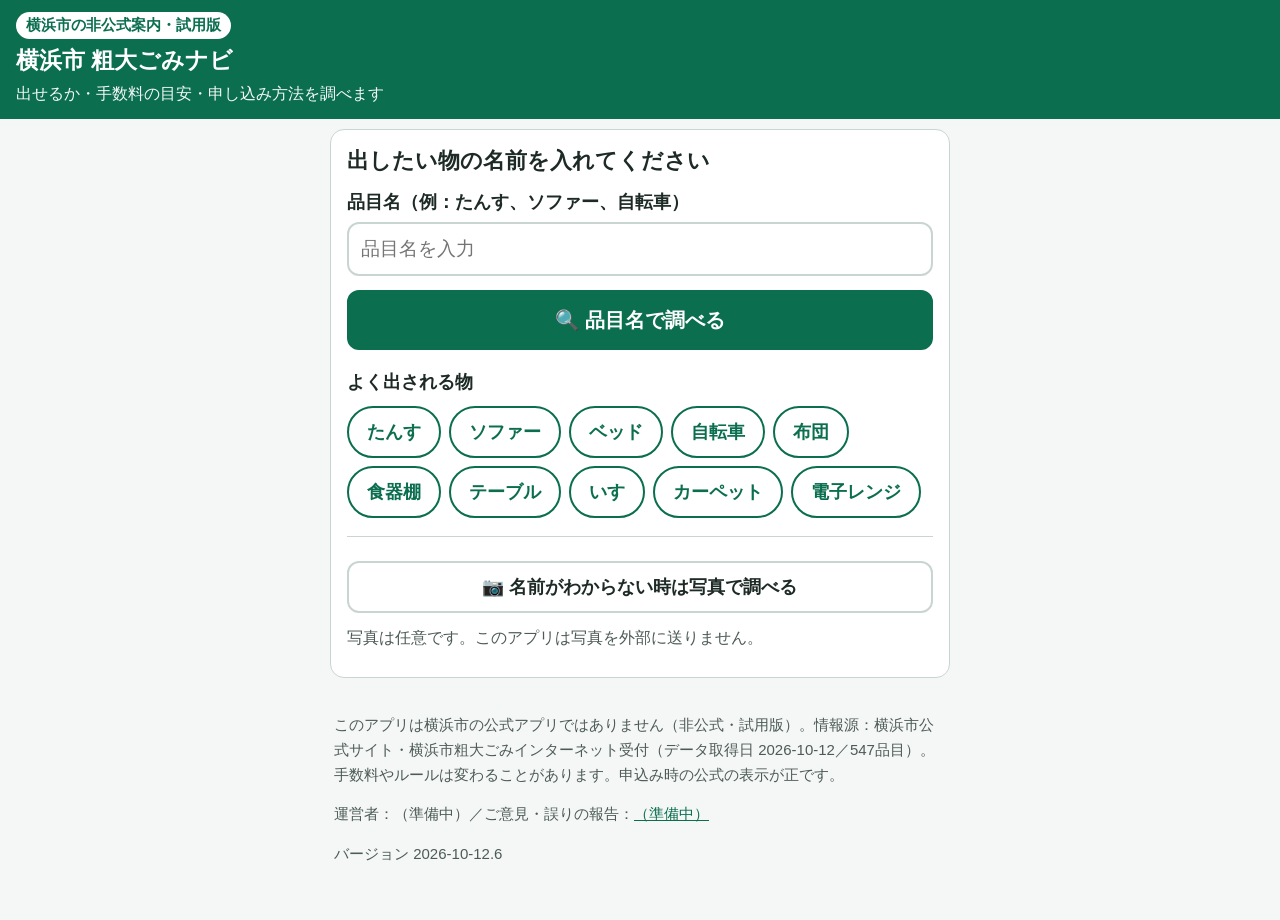
<file: index.html>
<!doctype html>
<html lang="ja">
<head>
<meta charset="utf-8">
<meta name="viewport" content="width=device-width, initial-scale=1, viewport-fit=cover">
<meta name="theme-color" content="#0b6e4f">
<title>横浜市 粗大ごみナビ（非公式・試用版）</title>
<link rel="manifest" href="manifest.webmanifest">
<link rel="icon" href="icons/icon.svg" type="image/svg+xml">
<link rel="apple-touch-icon" sizes="180x180" href="icons/apple-touch-icon.png">
<link rel="stylesheet" href="style.css">
</head>
<body>
<a class="skip" href="#main">本文へ移動</a>
<header class="appbar">
  <p class="badge">横浜市の非公式案内・試用版</p>
  <h1>横浜市 粗大ごみナビ</h1>
  <p class="sub">出せるか・手数料の目安・申し込み方法を調べます</p>
</header>
<div id="notices" aria-live="polite"></div>
<div id="resumeBar" class="resume" role="region" aria-label="続きから再開" hidden>
  <p>前回の入力が残っています。</p>
  <div class="btnrow"><button id="resumeBtn" type="button" class="btn primary">続きから再開</button><button id="freshBtn" type="button" class="btn">最初から</button></div>
</div>
<p id="stepInd" class="stepind" aria-live="polite"></p>

<main id="main">
  <!-- ホーム -->
  <section id="s-home" class="card screen" aria-labelledby="h-home">
    <h2 id="h-home" tabindex="-1">出したい物の名前を入れてください</h2>
    <form id="homeForm" role="search">
      <label class="field" for="homeQ">品目名（例：たんす、ソファー、自転車）</label>
      <input id="homeQ" type="search" autocomplete="off" enterkeyhint="search" placeholder="品目名を入力">
      <button type="submit" class="btn primary big wide">🔍 品目名で調べる</button>
    </form>
    <p class="lead">よく出される物</p>
    <div id="popular" class="chips"></div>
    <hr>
    <button id="toPhoto" type="button" class="btn wide">📷 名前がわからない時は写真で調べる</button>
    <p class="hint">写真は任意です。このアプリは写真を外部に送りません。</p>
  </section>

  <!-- 写真（任意ルート） -->
  <section id="s-photo" class="card screen" aria-labelledby="h-photo" hidden>
    <h2 id="h-photo" tabindex="-1">写真で名前を調べる</h2>
    <p class="safe">🔒 このアプリは写真を外部に送りません。写真は画面の中だけで使います。</p>
    <p class="hint">同じ物を<b>2方向から2枚</b>撮ってください（2〜<span class="maxPhotos">4</span>枚）。顔・表札・郵便物・部屋の様子が写らないようにしてください。</p>
    <div class="btnrow">
      <label class="btn primary file-btn">📷 撮影する<input id="cameraInput" type="file" accept="image/*" capture="environment" hidden></label>
      <label class="btn file-btn">🖼 写真を選ぶ<input id="galleryInput" type="file" accept="image/*" multiple hidden></label>
    </div>
    <div id="thumbs" class="thumbs"></div>
    <p id="photoStatus" class="status" aria-live="polite"></p>
    <label class="check"><input id="keepPhotos" type="checkbox"> この端末に写真を一時保存して、あとで続きから再開できるようにする（24時間で自動削除）</label>

    <details id="aiBox" class="ai">
      <summary>任意：AI（Grokなど）に名前をたずねる</summary>
      <p class="hint">写真の物の名前の候補を、無料のAIアプリに教えてもらう方法です。使わなくても、下の「品目名で調べる」で探せます。</p>
      <ol class="wiz-ind" aria-label="AIにたずねる手順"><li data-w="1">①送る準備</li><li data-w="2">②Grokで質問</li><li data-w="3">③回答を貼る</li></ol>

      <div class="wiz" data-w="1">
        <h3>① 送る準備</h3>
        <div class="privacy">
          <p><b>写真を送る前に必ずお読みください</b></p>
          <ul>
            <li>写真と文章は、あなた自身の操作で<b>外部のサービス（Grokの場合はxAI社）</b>に送られます。</li>
            <li id="xaiPolicyText"></li>
            <li>送った写真は<b>このアプリからは削除できません</b>。削除や設定はそのサービス側で行ってください。</li>
            <li>顔・表札・郵便物・部屋の中の様子が写った写真は送らないでください。</li>
          </ul>
          <p class="src"><a id="xaiPolicyLink" target="_blank" rel="noopener">xAI プライバシーポリシー（英語）</a></p>
        </div>
        <label class="check"><input id="aiConsent" type="checkbox"> 上の内容を理解しました</label>
        <div id="prepBox" hidden>
          <div class="combined"><img id="combinedPreview" alt="送る画像（写真①左・②右）" hidden><p id="combinedInfo" class="hint"></p></div>
          <div class="btnrow col">
            <button id="sharePhotos" type="button" class="btn primary" hidden>📤 画像を共有（Grokアプリを選ぶ）</button>
            <button id="saveCombined" type="button" class="btn">💾 保存画面を開きます</button>
          </div>
          <details class="sub"><summary>1枚ずつ送りたい場合</summary><div id="perPhoto" class="btnrow col"></div><p class="hint">この画面で作り直した画像なので、撮影場所（位置情報）などの情報は含まれません。</p></details>
          <label class="field" for="grokPrompt">AIに送る文章</label>
          <textarea id="grokPrompt" class="prompt" readonly rows="6"></textarea>
          <button id="copyPrompt" type="button" class="btn wide">📋 文章をコピー</button>
          <p id="copyStatus" class="status" aria-live="polite"></p>
        </div>
        <div class="actions"><button type="button" class="btn primary" data-wgo="2" id="w1next" disabled>次へ（②Grokで質問）</button></div>
      </div>

      <div class="wiz" data-w="2" hidden>
        <h3>② Grokで質問</h3>
        <p>Grok（グロック）はxAI社のAIアシスタントです。無料プランがあり、写真を添付して質問できます（回数に上限あり）。</p>
        <div class="btnrow col">
          <a id="openGrok" class="btn primary" href="https://grok.com" target="_blank" rel="noopener">Grokを開く（grok.com）↗</a>
          <a id="storeIos" class="btn store" href="https://apps.apple.com/jp/app/grok/id6670324846" target="_blank" rel="noopener">iPhone版アプリ（App Store）↗</a>
          <a id="storeAndroid" class="btn store" href="https://play.google.com/store/apps/details?id=ai.x.grok&amp;hl=ja" target="_blank" rel="noopener">Android版アプリ（Google Play）↗</a>
        </div>
        <p class="hint">画像を添付し、コピーした文章を貼り付けて1回だけ送信します。ChatGPT・Gemini・Googleレンズなど、ほかの写真に対応したAIやアプリでも同じように使えます。</p>
        <p class="hint">無料の上限に達したときは、無理に続けず名前で探してください。</p>
        <button type="button" class="btn wide" data-gohome>🔍 品目名で調べるに戻る</button>
        <div class="actions"><button type="button" class="btn" data-wgo="1">戻る</button><button type="button" class="btn primary" data-wgo="3">次へ（③回答を貼る）</button></div>
      </div>

      <div class="wiz" data-w="3" hidden>
        <h3>③ ここに回答を貼る</h3>
        <label class="field" for="grokReply">AIの回答</label>
        <textarea id="grokReply" rows="5" placeholder="品目名：たんす&#10;別名候補：整理たんす、チェスト&#10;回収対象外の可能性：なし"></textarea>
        <div class="btnrow"><button id="pasteReply" type="button" class="btn">📥 貼り付け</button><button id="parseReply" type="button" class="btn primary">名前の候補を出す</button></div>
        <div id="parsedBox" class="parsed" aria-live="polite" hidden></div>
        <div class="actions"><button type="button" class="btn" data-wgo="2">戻る</button></div>
      </div>
    </details>

    <hr>
    <button type="button" class="btn primary wide big" data-gohome>🔍 品目名で調べる</button>
  </section>

  <!-- 品目 -->
  <section id="s-item" class="card screen" aria-labelledby="h-item" hidden>
    <h2 id="h-item" tabindex="-1">品目を選んでください</h2>
    <div id="cands" hidden></div>
    <label class="field" for="q">品目名で検索</label>
    <input id="q" type="search" autocomplete="off" enterkeyhint="search" placeholder="例：ソファー、自転車、たんす">
    <p id="resultCount" class="hint" aria-live="polite"></p>
    <div id="results" class="results" role="list"></div>
    <div id="noHit" class="nohit" hidden></div>
    <details class="na-box"><summary>市で回収できない物の一覧</summary><div id="naList" class="results" role="list"></div></details>
    <button id="notInList" type="button" class="btn wide">一覧に見つからない</button>
    <div class="actions"><button type="button" class="btn" data-back>戻る</button></div>
  </section>

  <!-- サイズ・状態 -->
  <section id="s-size" class="card screen" aria-labelledby="h-size" hidden>
    <h2 id="h-size" tabindex="-1">大きさを測ってください</h2>
    <p id="sizeItem" class="selected"></p>
    <div id="itemNotes"></div>
    <form id="sizeForm" novalidate>
      <figure class="measure" aria-hidden="true">
        <svg viewBox="0 0 220 120" width="220" height="120"><polygon points="30,40 150,40 190,20 70,20" fill="#e7f4ee" stroke="#0b6e4f"/><polygon points="30,40 150,40 150,100 30,100" fill="#f4faf7" stroke="#0b6e4f"/><polygon points="150,40 190,20 190,80 150,100" fill="#dceee5" stroke="#0b6e4f"/><line x1="30" y1="110" x2="150" y2="110" stroke="#b42318" stroke-width="4"/><text x="90" y="119" font-size="11" text-anchor="middle" fill="#b42318">一番長い辺</text></svg>
      </figure>
      <p class="lead">縦・横・高さ（cm）<span class="req">3つとも必須</span></p>
      <div class="dims">
        <label class="field">縦<input id="dimD" type="text" inputmode="decimal" autocomplete="off" placeholder="cm"></label>
        <label class="field">横<input id="dimW" type="text" inputmode="decimal" autocomplete="off" placeholder="cm"></label>
        <label class="field">高さ<input id="dimH" type="text" inputmode="decimal" autocomplete="off" placeholder="cm"></label>
      </div>
      <p class="longest-out">一番長い辺：<output id="longestOut" aria-live="polite">—</output>（3つのうち最大の値・自動）</p>
      <p id="longestInfo" class="hint">メジャーで、斜めではなく辺の長さを測ります。「1.2m」「800mm」とも入力できます。スマホの計測アプリ（iPhoneの「計測」など）は誤差があるため、メジャーをおすすめします。</p>
      <div id="nearWarn" class="warn" role="status" hidden></div>
      <fieldset id="matQ" class="q" hidden>
        <legend>主な素材は？</legend>
        <p class="hint">横浜市の基準：一番長い辺が<b>金属製品で30cm以上</b>、<b>それ以外（プラスチック製品、木製品など）で50cm以上</b>が粗大ごみです。</p>
        <label class="opt"><input type="radio" name="mat" value="metal"> 金属製品</label>
        <label class="opt"><input type="radio" name="mat" value="nonmetal"> それ以外（プラスチック製品、木製品など）</label>
        <label class="opt"><input type="radio" name="mat" value="unknown"> わからない</label>
      </fieldset>
      <fieldset id="varQ" class="q" hidden>
        <legend>品目一覧の区分を選んでください</legend>
        <div id="varOpts"></div>
      </fieldset>
      <fieldset id="batQ" class="q" hidden>
        <legend>バッテリー（充電池）について</legend>
        <label class="opt"><input type="radio" name="bat" value="none"> バッテリーは付いていない</label>
        <label class="opt"><input type="radio" name="bat" value="removable"> 外せる（家庭ごみの大きさ）</label>
        <label class="opt"><input type="radio" name="bat" value="fixed"> 外せない／バッテリー自体が大きい</label>
        <label class="check"><input id="batDamaged" type="checkbox"> バッテリーが膨らんでいる・壊れている</label>
      </fieldset>
      <p id="sizeError" class="error" role="alert"></p>
      <div class="actions"><button type="button" class="btn" data-back>戻る</button><button type="submit" class="btn primary">結果を見る</button></div>
    </form>
  </section>

  <!-- バッテリー単体 -->
  <section id="s-battery" class="card screen" aria-labelledby="h-battery" hidden>
    <h2 id="h-battery" tabindex="-1">バッテリー・電池の出し方</h2>
    <fieldset class="q"><legend>どの電池ですか？</legend>
      <label class="opt"><input type="radio" name="bkind" value="car"> 自動車用・オートバイ用バッテリー</label>
      <label class="opt"><input type="radio" name="bkind" value="small"> モバイルバッテリー・電動自転車のバッテリー・乾電池・ボタン電池など</label>
      <label class="opt"><input type="radio" name="bkind" value="big"> 上記以外の大きなバッテリー（家庭ごみに入らない大きさ）</label>
    </fieldset>
    <label class="check"><input id="bDamaged" type="checkbox"> 膨らんでいる・壊れている／ポータブル電源である</label>
    <div id="batteryResult" aria-live="polite"></div>
    <div class="actions"><button type="button" class="btn" data-back>戻る</button><button type="button" class="btn primary" data-restart>最初から</button></div>
  </section>

  <!-- 結果 -->
  <section id="s-result" class="card screen" aria-labelledby="h-result" hidden>
    <h2 id="h-result" tabindex="-1">結果</h2>
    <div id="resultBox"></div>
    <div class="actions"><button type="button" class="btn" data-back>入力を直す</button><button type="button" class="btn primary" data-restart>最初から</button></div>
  </section>

  <footer class="foot">
    <p>このアプリは横浜市の公式アプリではありません（非公式・試用版）。情報源：横浜市公式サイト・横浜市粗大ごみインターネット受付（データ取得日 <span id="dataDate">—</span>／<span id="itemCount">—</span>品目）。手数料やルールは変わることがあります。申込み時の公式の表示が正です。</p>
    <p>運営者：（準備中）／ご意見・誤りの報告：<a id="feedbackLink" href="#" aria-disabled="true">（準備中）</a></p>
    <p>バージョン <span id="appVersion"></span></p>
  </footer>
</main>

<div id="updateBar" class="update-bar" role="status" hidden>新しいバージョンがあります <button id="reloadBtn" type="button" class="btn">更新する</button></div>
<div id="toast" class="toast" role="status" aria-live="polite"></div>
<script src="logic.js"></script>
<script src="recognizer.js"></script>
<script src="app.js"></script>
</body>
</html>
</file>
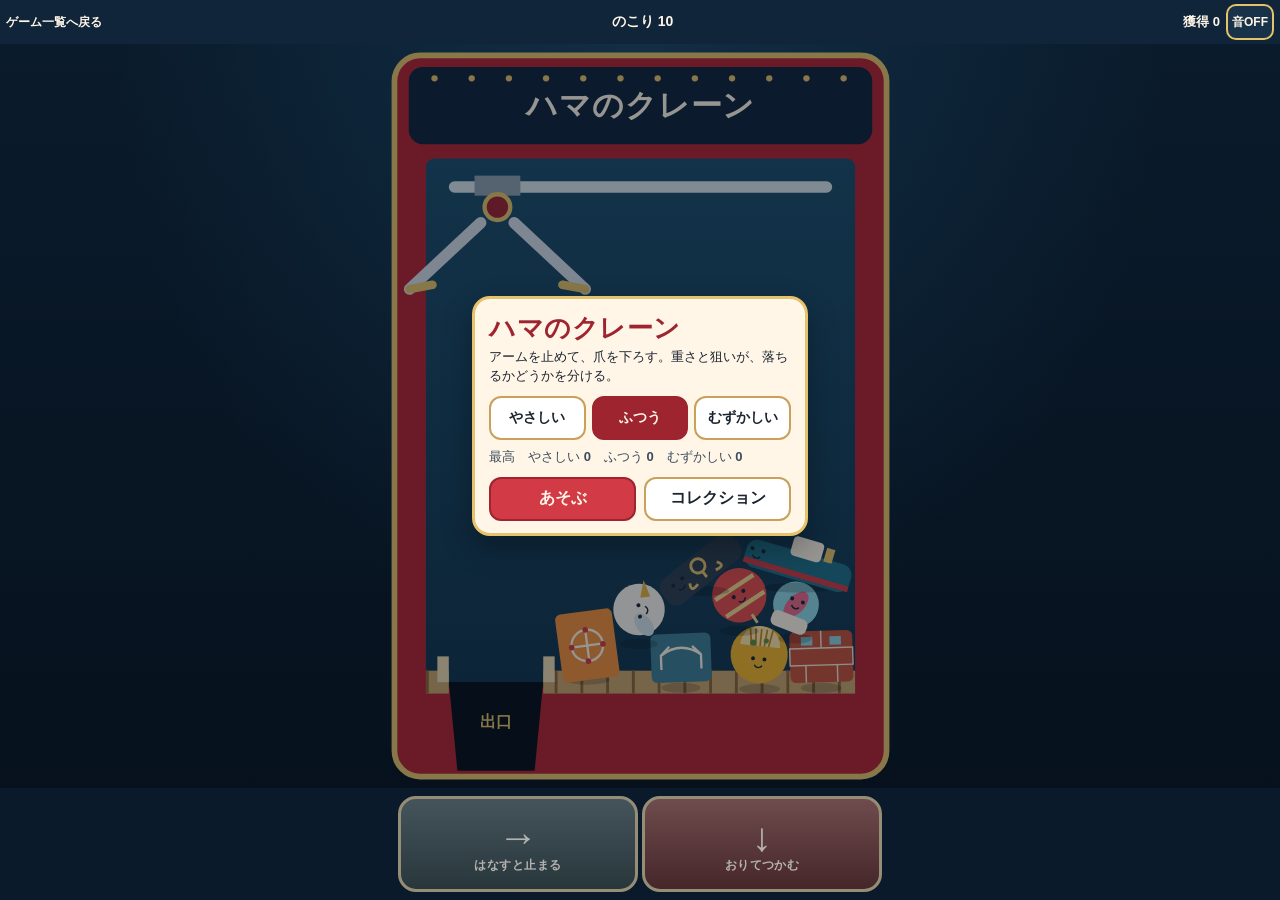
<file: preview-crane-20261107/index.html>
<!DOCTYPE html>
<html lang="ja">
<head>
<meta name="robots" content="noindex,nofollow">
<meta name="description" content="ハマのクレーン 物理修正 プレビュー・検証用。">
<meta charset="utf-8">
<meta name="viewport" content="width=device-width, initial-scale=1, maximum-scale=1, viewport-fit=cover">
<meta name="theme-color" content="#10243a">
<title>ハマのクレーン</title>
<style>
  * { box-sizing: border-box; }
  html, body {
    margin: 0;
    height: 100%;
    overflow: hidden;
    background: #0c1c2e;
    color: #fff6e8;
    font-family: "Hiragino Maru Gothic ProN", "Yu Gothic", "YuGothic", Meiryo, sans-serif;
  }
  button, a { font-family: inherit; }
  #app {
    height: 100dvh;
    max-height: 100dvh;
    display: flex;
    flex-direction: column;
    padding-top: env(safe-area-inset-top);
    padding-left: env(safe-area-inset-left);
    padding-right: env(safe-area-inset-right);
    overflow: hidden;
  }
  header {
    flex: 0 0 auto;
    display: flex;
    align-items: center;
    gap: 6px;
    min-height: 44px;
    padding: 4px 6px;
    background: #10243a;
  }
  header a {
    color: #fff6e8;
    text-decoration: none;
    font-size: 12px;
    font-weight: 700;
    line-height: 1.25;
    flex: 1 1 auto;
    min-width: 0;
  }
  #remain {
    flex: 0 0 auto;
    font-size: 14px;
    font-weight: 800;
    font-variant-numeric: tabular-nums;
  }
  .tools {
    flex: 1 1 auto;
    display: flex;
    justify-content: flex-end;
    align-items: center;
    gap: 6px;
    min-width: 0;
  }
  #got { font-size: 13px; font-weight: 800; font-variant-numeric: tabular-nums; white-space: nowrap; }
  #sound {
    width: 48px;
    height: 36px;
    border-radius: 10px;
    border: 2px solid #e6c36a;
    background: #18324a;
    color: #fff6e8;
    font-weight: 800;
    font-size: 12px;
    padding: 0;
  }
  #sound[aria-pressed="true"] { background: #1c8c98; color: #fff6e8; }
  #stage {
    position: relative;
    flex: 1 1 auto;
    min-height: 0;
    display: flex;
    align-items: center;
    justify-content: center;
    overflow: hidden;
    background:
      radial-gradient(ellipse at 50% 0%, #1a4564 0%, transparent 58%),
      linear-gradient(#0e2438, #07131f);
  }
  canvas { display: block; touch-action: none; }
  .controls {
    flex: 0 0 auto;
    display: flex;
    gap: 4px;
    justify-content: center;
    padding: 8px 4px calc(8px + env(safe-area-inset-bottom));
    background: #0b1a2b;
  }
  .controls button {
    flex: 1 1 150px;
    min-width: 0;
    max-width: 240px;
    height: 96px;
    border-radius: 18px;
    border: 3px solid #e6c36a;
    color: #fff6e8;
    display: flex;
    flex-direction: column;
    align-items: center;
    justify-content: center;
    gap: 2px;
    font-size: 40px;
    font-weight: 900;
    line-height: 1;
    touch-action: none;
    user-select: none;
    -webkit-user-select: none;
  }
  .controls button small {
    font-size: 12px;
    font-weight: 700;
    letter-spacing: 0.04em;
  }
  #btn-right { background: linear-gradient(#3d7d96, #1a5368); }
  #btn-down { background: linear-gradient(#e2555c, #9e2430); }
  .controls button.used { filter: grayscale(0.65) brightness(0.72); }
  .controls button.held { transform: translateY(3px); }
  .overlay {
    position: absolute;
    inset: 0;
    display: flex;
    align-items: center;
    justify-content: center;
    padding: 8px;
    background: rgba(7, 16, 28, 0.42);
    overflow: hidden;
  }
  .overlay[hidden] { display: none; }
  .card {
    width: min(100%, 336px);
    max-height: 100%;
    overflow: auto;
    background: #fff6e8;
    color: #1b2430;
    border-radius: 18px;
    border: 3px solid #e6c36a;
    padding: 14px 14px 12px;
    box-shadow: 0 12px 30px rgba(0, 0, 0, 0.28);
  }
  .card h1 {
    margin: 0 0 4px;
    font-size: 26px;
    line-height: 1.2;
    letter-spacing: 0.02em;
    color: #9e2430;
  }
  .card p { margin: 0 0 10px; font-size: 13px; line-height: 1.45; }
  .diffs { display: flex; gap: 6px; margin-bottom: 8px; }
  .diffs button, .row button, .card .ghost {
    border-radius: 12px;
    border: 2px solid #c9a15a;
    background: #fff;
    color: #1b2430;
    font-weight: 800;
    min-height: 44px;
    padding: 8px 6px;
  }
  .diffs button { flex: 1; font-size: 14px; }
  .diffs button[aria-pressed="true"] {
    background: #9e2430;
    color: #fff6e8;
    border-color: #9e2430;
  }
  .best { font-size: 12px; color: #3d4c5c; }
  .row { display: flex; gap: 8px; }
  .row button { flex: 1; font-size: 16px; }
  .row .go {
    background: #d23b45;
    color: #fff6e8;
    border-color: #9e2430;
  }
  .grid {
    display: grid;
    grid-template-columns: repeat(3, 1fr);
    gap: 8px;
  }
  .cell {
    background: #fff;
    border: 2px solid #ead9b0;
    border-radius: 12px;
    text-align: center;
    padding: 6px 2px 8px;
  }
  .cell canvas { width: 64px; height: 64px; margin: 0 auto; }
  .cell b { display: block; font-size: 11px; line-height: 1.3; }
  .cell span { font-size: 13px; font-weight: 800; color: #9e2430; }
  .cell.off { opacity: 0.38; }
  #result-count { font-size: 42px; font-weight: 900; margin: 0; color: #9e2430; line-height: 1; }
  #test {
    position: absolute;
    left: 6px;
    right: 6px;
    bottom: 6px;
    z-index: 6;
    max-height: 46%;
    overflow: auto;
    background: rgba(8, 18, 30, 0.92);
    color: #fff6e8;
    border: 2px solid #e6c36a;
    border-radius: 12px;
    padding: 8px 10px;
    font-size: 11px;
    line-height: 1.4;
  }
  #test[hidden] { display: none; }
  #test-verdict { font-size: 22px; letter-spacing: 0.08em; }
  #test-verdict.pass { color: #9be7c4; }
  #test-verdict.fail { color: #ffb4b0; }
  #test ol { margin: 6px 0 0; padding-left: 1.2em; }
  #test li { margin: 0 0 3px; }
  @media (prefers-reduced-motion: reduce) {
    .controls button.held { transform: none; }
  }
</style>
</head>
<body>
<div id="app">
  <header>
    <a href="/games/">ゲーム一覧へ戻る</a>
    <div id="remain">のこり 10</div>
    <div class="tools">
      <div id="got">獲得 0</div>
      <button id="sound" type="button" aria-pressed="false">音OFF</button>
    </div>
  </header>
  <div id="stage">
    <canvas id="game" width="360" height="520"></canvas>
    <div id="title" class="overlay">
      <div class="card">
        <h1>ハマのクレーン</h1>
        <p>アームを止めて、爪を下ろす。重さと狙いが、落ちるかどうかを分ける。</p>
        <div class="diffs" role="group" aria-label="難易度">
          <button type="button" data-diff="easy">やさしい</button>
          <button type="button" data-diff="normal" aria-pressed="true">ふつう</button>
          <button type="button" data-diff="hard">むずかしい</button>
        </div>
        <p class="best">最高　やさしい <b id="best-easy">0</b>　ふつう <b id="best-normal">0</b>　むずかしい <b id="best-hard">0</b></p>
        <div class="row">
          <button type="button" class="go" id="play-btn">あそぶ</button>
          <button type="button" id="open-col">コレクション</button>
        </div>
      </div>
    </div>
    <div id="result" class="overlay" hidden>
      <div class="card">
        <p>10回おわった</p>
        <p id="result-count">0</p>
        <p id="result-note">獲得</p>
        <div class="row">
          <button type="button" class="go" id="again">もういちど</button>
          <button type="button" id="result-col">コレクション</button>
        </div>
        <div class="row" style="margin-top:8px">
          <button type="button" class="ghost" id="back-title">難易度をかえる</button>
        </div>
      </div>
    </div>
    <div id="collection" class="overlay" hidden>
      <div class="card">
        <h1 style="font-size:20px">コレクション</h1>
        <p id="play-total">あそんだ回数 0</p>
        <div class="grid" id="grid"></div>
        <div class="row" style="margin-top:10px">
          <button type="button" class="go" id="close-col">とじる</button>
        </div>
      </div>
    </div>
    <div id="test" hidden>
      <div id="test-verdict">テスト中</div>
      <ol id="test-list"></ol>
    </div>
  </div>
  <div class="controls">
    <button id="btn-right" type="button">→<small>はなすと止まる</small></button>
    <button id="btn-down" type="button">↓<small>おりてつかむ</small></button>
  </div>
</div>
<script>
// Side-view crane: custom 2D rigid bodies (circles + rotated boxes).
// Sequential impulse, fixed 1/60s. No third-party physics engine.
// PHYSICS FIX 2026-11-07: Claw-prize collisions now use hard kinematic resolution
// in solveContacts (strong position correction + impulse). softClaw soft-push removed.
// Prevents claw tip from penetrating prizes. Rules unchanged.

const STEP = 1 / 60;
const G = 1480;

const WORLD = {
  w: 360,
  h: 520,
  innerL: 30,
  innerR: 330,
  innerT: 86,
  floorY: 446,
  chuteBottom: 508,
  homeX: 80,
  homeY: 114,
  maxX: 304,
  prong: 84,
  openSpread: 0.82,
  closedSpread: 0.2,
  looseSpread: 0.4,
  moveSpeed: 180,
  downSpeed: 220,
  upSpeed: 160,
  returnSpeed: 200,
  closeSec: 0.34,
  openSec: 0.28,
  plays: 10,
};

const FORCES = {
  strong: 11000,
  normal: 6200,
  normalHalf: 800,
  weak: 520,
};

const CATALOG = {
  shumai: { name: "シュウマイん", shape: "circle", r: 22, mass: 0.58, friction: 0.64, restitution: 0.14 },
  kamome: { name: "カモメまる", shape: "circle", r: 20, mass: 0.56, friction: 0.6, restitution: 0.16 },
  lantern: { name: "ランタンちゃん", shape: "circle", r: 21, mass: 0.84, friction: 0.52, restitution: 0.12 },
  kakigori: { name: "氷っぽん", shape: "circle", r: 18, mass: 0.38, friction: 0.56, restitution: 0.18 },
  brick: { name: "赤レンガ箱", shape: "box", hw: 22, hh: 18, mass: 1.28, friction: 0.72, restitution: 0.04 },
  wheel: { name: "観覧車ボックス", shape: "box", hw: 24, hh: 20, mass: 1.08, friction: 0.62, restitution: 0.05 },
  bridge: { name: "ベイブリッジ箱", shape: "box", hw: 21, hh: 17, mass: 1.62, friction: 0.7, restitution: 0.04 },
  tug: { name: "タグボート", shape: "box", hw: 38, hh: 13, mass: 1.38, friction: 0.5, restitution: 0.04 },
  anchor: { name: "いかりぬい", shape: "box", hw: 32, hh: 12, mass: 2.25, friction: 0.46, restitution: 0.03 },
};

const KIND_ORDER = Object.keys(CATALOG);

const DIFF = {
  easy: { label: "やさしい", holeL: 38, holeR: 126, massMul: 0.72, frictionMul: 1.18 },
  normal: { label: "ふつう", holeL: 46, holeR: 112, massMul: 1, frictionMul: 1 },
  hard: { label: "むずかしい", holeL: 58, holeR: 102, massMul: 1.45, frictionMul: 0.72 },
};

const LAYOUTS = {
  easy: [
    ["bridge", 188, 424],
    ["shumai", 236, 420],
    ["brick", 286, 424],
    ["kamome", 210, 360],
    ["kakigori", 262, 360],
    ["lantern", 236, 300],
    ["wheel", 200, 290],
    ["tug", 270, 240],
    ["anchor", 230, 190],
  ],
  normal: [
    ["bridge", 210, 424],
    ["shumai", 258, 420],
    ["brick", 306, 424],
    ["kamome", 232, 360],
    ["kakigori", 284, 360],
    ["lantern", 258, 300],
    ["wheel", 220, 290],
    ["tug", 292, 240],
    ["anchor", 250, 190],
  ],
  hard: [
    ["bridge", 228, 424],
    ["shumai", 276, 420],
    ["brick", 312, 424],
    ["kamome", 250, 360],
    ["kakigori", 300, 360],
    ["lantern", 276, 300],
    ["wheel", 240, 290],
    ["tug", 300, 240],
    ["anchor", 262, 190],
  ],
};

function mulberry32(seed) {
  let a = seed >>> 0;
  return function rand() {
    a |= 0;
    a = (a + 0x6d2b79f5) | 0;
    let t = Math.imul(a ^ (a >>> 15), 1 | a);
    t = (t + Math.imul(t ^ (t >>> 7), 61 | t)) ^ t;
    return ((t ^ (t >>> 14)) >>> 0) / 4294967296;
  };
}

function rollGrip(rng, pity) {
  const r = rng();
  if (pity) {
    if (r < 0.5) return "strong";
    if (r < 0.5 + 0.34375) return "normal";
    return "weak";
  }
  if (r < 0.2) return "strong";
  if (r < 0.75) return "normal";
  return "weak";
}

function pityActive(playNumber, caught) {
  return playNumber === 10 && caught === 0;
}

function crossesHole(x, y, hole) {
  return y > hole.lineY && x > hole.l && x < hole.r;
}

function clamp(v, a, b) {
  return v < a ? a : v > b ? b : v;
}

function makeDyn(kind, x, y, diff) {
  const c = CATALOG[kind];
  const mass = c.mass * diff.massMul;
  const friction = c.friction * diff.frictionMul;
  let I;
  if (c.shape === "circle") I = 0.5 * mass * c.r * c.r;
  else I = (mass * (c.hw * c.hw + c.hh * c.hh)) / 3;
  const body = {
    id: kind,
    kind,
    shape: c.shape,
    x,
    y,
    a: 0,
    vx: 0,
    vy: 0,
    w: 0,
    mass,
    invM: 1 / mass,
    invI: 1 / I,
    friction,
    restitution: c.restitution,
    static: false,
    claw: false,
    hook: false,
    r: c.r || 0,
    hw: c.hw || 0,
    hh: c.hh || 0,
  };
  body.R = c.shape === "circle" ? c.r : Math.hypot(c.hw, c.hh);
  return body;
}

function makeBox(x, y, hw, hh, friction) {
  return {
    id: "wall",
    shape: "box",
    x,
    y,
    a: 0,
    vx: 0,
    vy: 0,
    w: 0,
    mass: 0,
    invM: 0,
    invI: 0,
    friction: friction ?? 0.85,
    restitution: 0.02,
    static: true,
    claw: false,
    hook: false,
    hw,
    hh,
    r: 0,
    R: Math.hypot(hw, hh),
  };
}

function makeWalls(diff) {
  const { innerL, innerR, innerT, floorY, chuteBottom, w } = WORLD;
  const walls = [];
  const midY = (innerT + floorY) / 2;
  const halfH = (floorY - innerT) / 2;
  walls.push(makeBox(innerL - 14, midY, 14, halfH + 4, 0.9));
  walls.push(makeBox(innerR + 14, midY, 14, halfH + 4, 0.9));
  walls.push(makeBox((innerL + innerR) / 2, innerT - 10, (innerR - innerL) / 2 + 8, 10, 0.4));
  const lip = (l, r) => {
    if (r - l < 4) return;
    const hw = (r - l) / 2;
    walls.push(makeBox(l + hw, floorY + 14, hw, 14, 0.92));
  };
  lip(innerL, diff.holeL);
  lip(diff.holeR, innerR);
  // Low rims so the pile cannot trickle into the chute. A lift or a real shove still clears them.
  walls.push(makeBox(diff.holeL - 6, floorY - 10, 6, 10, 0.98));
  walls.push(makeBox(diff.holeR + 6, floorY - 10, 6, 10, 0.98));
  const shaftTop = floorY;
  const shaftH = (chuteBottom + 24 - shaftTop) / 2;
  const shaftY = shaftTop + shaftH;
  walls.push(makeBox((innerL + diff.holeL) / 2, shaftY, (diff.holeL - innerL) / 2 + 2, shaftH, 0.5));
  walls.push(makeBox((diff.holeR + innerR) / 2, shaftY, (innerR - diff.holeR) / 2 + 2, shaftH, 0.5));
  walls.push(makeBox((diff.holeL + diff.holeR) / 2, chuteBottom + 16, (diff.holeR - diff.holeL) / 2 + 6, 16, 0.6));
  walls.push(makeBox(w / 2, chuteBottom + 40, w / 2, 16, 0.6));
  return walls;
}

function makeClawPart(hook) {
  return {
    id: hook ? "hook" : "prong",
    shape: "box",
    x: 0,
    y: 0,
    a: 0,
    vx: 0,
    vy: 0,
    w: 0,
    mass: 0,
    invM: 0,
    invI: 0,
    friction: hook ? 0.95 : 0.55,
    restitution: 0.02,
    static: false,
    claw: true,
    hook,
    hw: hook ? 12 : 5,
    hh: hook ? 4.5 : 32,
    r: 0,
    R: hook ? 16 : 40,
  };
}

function clawPose(s) {
  const L = WORLD.prong;
  const spread = s.spread;
  const tipL = {
    x: s.armX + Math.sin(-spread) * L,
    y: s.armY + Math.cos(spread) * L,
  };
  const tipR = {
    x: s.armX + Math.sin(spread) * L,
    y: s.armY + Math.cos(spread) * L,
  };
  return { hubX: s.armX, hubY: s.armY, tipL, tipR, spread, L };
}

function maxDropY() {
  const open = WORLD.openSpread;
  const tipDrop = Math.cos(open) * WORLD.prong + 6;
  return WORLD.floorY - tipDrop - 3;
}

function placeProng(body, x0, y0, x1, y1) {
  const dx = x1 - x0;
  const dy = y1 - y0;
  const len = Math.hypot(dx, dy) || 1;
  body.x = (x0 + x1) / 2;
  body.y = (y0 + y1) / 2;
  body.hh = len / 2;
  body.hw = 5;
  body.a = Math.atan2(-dx, dy);
  body.R = Math.hypot(body.hw, body.hh);
  body.vx = 0;
  body.vy = 0;
  body.w = 0;
}

function updateClaw(s) {
  const pose = clawPose(s);
  const base = 18;
  const leftBase = {
    x: s.armX + Math.sin(-s.spread) * base,
    y: s.armY + Math.cos(s.spread) * base,
  };
  const rightBase = {
    x: s.armX + Math.sin(s.spread) * base,
    y: s.armY + Math.cos(s.spread) * base,
  };
  placeProng(s.claws[0], leftBase.x, leftBase.y, pose.tipL.x, pose.tipL.y);
  placeProng(s.claws[1], rightBase.x, rightBase.y, pose.tipR.x, pose.tipR.y);
  const hL = s.claws[2];
  const hR = s.claws[3];
  hL.hw = 12;
  hL.hh = 4.5;
  hL.a = 0;
  hL.x = pose.tipL.x + 12;
  hL.y = pose.tipL.y - 1;
  hL.R = 16;
  hR.hw = 12;
  hR.hh = 4.5;
  hR.a = 0;
  hR.x = pose.tipR.x - 12;
  hR.y = pose.tipR.y - 1;
  hR.R = 16;
  const dt = STEP;
  for (const c of s.claws) {
    c.vx = s.armVx;
    c.vy = s.armVy;
    c.w = 0;
    if (c._px != null) {
      c.vx = (c.x - c._px) / dt;
      c.vy = (c.y - c._py) / dt;
    }
    c._px = c.x;
    c._py = c.y;
  }
}

function setForces(s, prog) {
  const k = s.gripKind;
  if (!k || s.phase === "open" || s.phase === "wait" || s.phase === "ready" || s.phase === "over" || s.phase === "title" || s.phase === "boot") {
    if (s.phase !== "close" && s.phase !== "down" && s.phase !== "up" && s.phase !== "return") {
      s.hooksSolid = false;
    }
    return;
  }
  if (k === "strong") {
    s.gripForce = FORCES.strong;
    s.hooksSolid = true;
    s.spreadTarget = WORLD.closedSpread;
  } else if (k === "normal") {
    if (prog >= 0.4) {
      s.gripForce = FORCES.normalHalf;
      s.hooksSolid = false;
      s.spreadTarget = WORLD.looseSpread;
    } else {
      s.gripForce = FORCES.normal;
      s.hooksSolid = true;
      s.spreadTarget = WORLD.closedSpread;
    }
  } else {
    s.gripForce = FORCES.weak;
    s.hooksSolid = false;
    s.spreadTarget = WORLD.looseSpread;
  }
}

function tryGrab(s) {
  const pose = clawPose(s);
  const reachY = Math.max(pose.tipL.y, pose.tipR.y);
  let best = null;
  let bestD = 1e9;
  for (const p of s.prizes) {
    const dx = Math.abs(p.x - s.armX);
    const sweet = p.shape === "circle" ? p.r * 0.7 : Math.min(p.hw, p.hh) * 0.9;
    if (dx > sweet + 8) continue;
    if (p.y < s.armY + 20 || p.y > reachY + 16) continue;
    const d = dx * 1.4 + Math.abs(p.y - reachY) * 0.2;
    if (d < bestD) {
      best = p;
      bestD = d;
    }
  }
  if (!best) {
    s.grip = null;
    return;
  }
  s.grip = { id: best.id, ox: best.x - s.armX, oy: best.y - s.armY };
}

function pushSfx(s, name) {
  if (s.sfx.length < 12) s.sfx.push(name);
}

function finishPlay(s) {
  s.rightUsed = false;
  s.downUsed = false;
  s.holdRight = false;
  s._planned = false;
  s.grip = null;
  s.gripForce = 0;
  s.hooksSolid = false;
  s.spreadTarget = WORLD.openSpread;
  if (s.playsStarted >= WORLD.plays) {
    s.phase = "over";
    pushSfx(s, "over");
  } else {
    s.phase = "ready";
  }
}

function updateMachine(s) {
  const dt = STEP;
  const prevX = s.armX;
  const prevY = s.armY;
  if (s.phase === "boot") {
    s.phaseT += dt;
    let moving = false;
    for (const p of s.prizes) {
      if (p.vy > 24 || Math.hypot(p.vx, p.vy) > 36 || Math.abs(p.w) > 0.8) moving = true;
    }
    if ((s.phaseT > 0.4 && !moving) || s.phaseT > 2.6) {
      rescuePile(s);
      s.phase = s.afterBoot;
      s.phaseT = 0;
    }
  } else if (s.phase === "move" && s.holdRight) {
    s.armX = Math.min(WORLD.maxX, s.armX + WORLD.moveSpeed * dt);
  } else if (s.phase === "down") {
    // Fundamental fix: claw stops descending when tips contact a prize
    // (real crane: claw does not continue through the prize).
    updateClaw(s);
    const pose = clawPose(s);
    let blocked = false;
    for (const tip of [pose.tipL, pose.tipR]) {
      for (const p of s.prizes) {
        const dx = tip.x - p.x;
        const dy = tip.y - p.y;
        const rad = p.shape === "circle" ? p.r : Math.min(p.hw, p.hh);
        // Contact or tip already under the prize
        if (Math.hypot(dx, dy) < rad + 6 || (Math.abs(dx) < rad * 0.9 && tip.y > p.y - 2)) {
          blocked = true;
          break;
        }
      }
      if (blocked) break;
    }
    if (!blocked) {
      // Limit step size so tip cannot jump under a prize in one frame
      const maxStep = 6;
      const step = Math.min(WORLD.downSpeed * dt, maxStep);
      s.armY = Math.min(s.maxDrop, s.armY + step);
    } else {
      s.armY = Math.max(WORLD.homeY, s.armY - 14);
    }
    s.hooksSolid = true;
    s.spreadTarget = WORLD.openSpread;
    if (s.armY >= s.maxDrop - 0.05 || blocked) {
      s.armY = Math.min(s.armY, s.maxDrop);
      s.phase = "close";
      s.phaseT = 0;
      s.spreadTarget = WORLD.closedSpread;
      s.hooksSolid = true;
      pushSfx(s, "close");
    }
  } else if (s.phase === "close") {
    s.phaseT += dt;
    s.hooksSolid = true;
    // Prevent tip from staying under a prize during close
    updateClaw(s);
    const pose = clawPose(s);
    for (const tip of [pose.tipL, pose.tipR]) {
      for (const p of s.prizes) {
        const dx = tip.x - p.x;
        const rad = p.shape === "circle" ? p.r : Math.min(p.hw, p.hh);
        if (Math.abs(dx) < rad * 0.9 && tip.y > p.y - 2) {
          s.armY = Math.max(WORLD.homeY, s.armY - 16);
          break;
        }
      }
    }
    if (s.phaseT >= WORLD.closeSec) {
      s.spread = WORLD.closedSpread;
      tryGrab(s);
      s.phase = "up";
      s.phaseT = 0;
      s.dropY = s.armY;
      setForces(s, 0);
      pushSfx(s, "motor");
    }
  } else if (s.phase === "up") {
    s.armY = Math.max(WORLD.homeY, s.armY - WORLD.upSpeed * dt);
    const denom = Math.max(1, s.dropY - WORLD.homeY);
    const prog = (s.dropY - s.armY) / denom;
    setForces(s, prog);
    if (s.armY <= WORLD.homeY + 0.05) {
      s.armY = WORLD.homeY;
      s.phase = "return";
      pushSfx(s, "motor");
    }
  } else if (s.phase === "return") {
    s.armX = Math.max(WORLD.homeX, s.armX - WORLD.returnSpeed * dt);
    const prog = 1;
    setForces(s, prog);
    if (s.armX <= WORLD.homeX + 0.05) {
      s.armX = WORLD.homeX;
      s.phase = "open";
      s.phaseT = 0;
      s.grip = null;
      s.gripForce = 0;
      s.hooksSolid = false;
      s.spreadTarget = WORLD.openSpread;
      pushSfx(s, "open");
    }
  } else if (s.phase === "open") {
    s.phaseT += dt;
    s.hooksSolid = false;
    s.grip = null;
    if (s.phaseT >= WORLD.openSec) {
      s.phase = "wait";
      s.phaseT = 0;
      pushSfx(s, "motor-stop");
    }
  } else if (s.phase === "wait") {
    s.phaseT += dt;
    let moving = false;
    for (const p of s.prizes) {
      if (p.vy > 70 || Math.hypot(p.vx, p.vy) > 110) moving = true;
    }
    if (s.phaseT > 1.15 || (s.phaseT > 0.4 && !moving)) finishPlay(s);
  }
  s.armVx = (s.armX - prevX) / dt;
  s.armVy = (s.armY - prevY) / dt;
  const ds = s.spreadTarget - s.spread;
  const maxDs = 1.55 * dt;
  s.spread += clamp(ds, -maxDs, maxDs);
}

function applyGrip(s) {
  if (!s.grip || s.gripForce <= 0) return;
  const p = s.prizes.find((q) => q.id === s.grip.id);
  if (!p) {
    s.grip = null;
    return;
  }
  const hang = clamp(s.grip.oy, 52, 80);
  s.grip.ox *= Math.exp(-2.6 * STEP);
  s.grip.oy += (hang - s.grip.oy) * Math.min(1, 2.4 * STEP);
  const tx = s.armX + s.grip.ox;
  const ty = s.armY + s.grip.oy;
  const dx = tx - p.x;
  const dy = ty - p.y;
  let ax = dx * 280 + (s.armVx - p.vx) * 16;
  let ay = dy * 280 + (s.armVy - p.vy) * 16;
  const maxA = s.gripForce / p.mass;
  const mag = Math.hypot(ax, ay) || 1;
  if (mag > maxA) {
    ax = (ax / mag) * maxA;
    ay = (ay / mag) * maxA;
  }
  p.vx += ax * STEP;
  p.vy += ay * STEP;
  p.w *= Math.exp(-6 * STEP);
  const pose = clawPose(s);
  const mouthY = (pose.tipL.y + pose.tipR.y) / 2;
  if (p.y > mouthY + 30 || Math.hypot(dx, dy) > 64) {
    s.grip = null;
  }
}

function integrate(s) {
  const damp = Math.exp(-0.45 * STEP);
  const ang = Math.exp(-2.4 * STEP);
  for (const p of s.prizes) {
    p.vy += G * STEP;
    p.vx *= damp;
    p.w *= ang;
  }
  applyGrip(s);
  for (const p of s.prizes) {
    const sp = Math.hypot(p.vx, p.vy);
    if (sp > 980) {
      p.vx = (p.vx / sp) * 980;
      p.vy = (p.vy / sp) * 980;
    }
    if (p.w > 14) p.w = 14;
    if (p.w < -14) p.w = -14;
    p.x += p.vx * STEP;
    p.y += p.vy * STEP;
    p.a += p.w * STEP;
  }
}

function boxVerts(b) {
  const c = Math.cos(b.a);
  const s = Math.sin(b.a);
  const pts = [
    [-b.hw, -b.hh],
    [b.hw, -b.hh],
    [b.hw, b.hh],
    [-b.hw, b.hh],
  ];
  return pts.map(([lx, ly]) => ({
    x: b.x + lx * c - ly * s,
    y: b.y + lx * s + ly * c,
  }));
}

function axesOf(b) {
  const c = Math.cos(b.a);
  const s = Math.sin(b.a);
  return [
    { x: c, y: s },
    { x: -s, y: c },
  ];
}

function collideCircleCircle(a, b) {
  let dx = b.x - a.x;
  let dy = b.y - a.y;
  const r = a.r + b.r;
  const d2 = dx * dx + dy * dy;
  if (d2 === 0) return { nx: 0, ny: -1, pen: r, px: a.x, py: a.y };
  if (d2 >= r * r) return null;
  const d = Math.sqrt(d2);
  const nx = dx / d;
  const ny = dy / d;
  return { nx, ny, pen: r - d, px: a.x + nx * a.r, py: a.y + ny * a.r };
}

function collideCircleBox(circle, box) {
  const ca = Math.cos(box.a);
  const sa = Math.sin(box.a);
  const dx = circle.x - box.x;
  const dy = circle.y - box.y;
  const lx = dx * ca + dy * sa;
  const ly = -dx * sa + dy * ca;
  const clx = clamp(lx, -box.hw, box.hw);
  const cly = clamp(ly, -box.hh, box.hh);
  let lnx;
  let lny;
  let pen;
  let px;
  let py;
  if (Math.abs(lx - clx) < 1e-8 && Math.abs(ly - cly) < 1e-8) {
    const dl = box.hw - lx;
    const dr = box.hw + lx;
    const db = box.hh - ly;
    const dt = box.hh + ly;
    const min = Math.min(dl, dr, db, dt);
    if (min === dl) {
      lnx = 1;
      lny = 0;
      pen = dl + circle.r;
      px = box.hw;
      py = ly;
    } else if (min === dr) {
      lnx = -1;
      lny = 0;
      pen = dr + circle.r;
      px = -box.hw;
      py = ly;
    } else if (min === db) {
      lnx = 0;
      lny = 1;
      pen = db + circle.r;
      px = lx;
      py = box.hh;
    } else {
      lnx = 0;
      lny = -1;
      pen = dt + circle.r;
      px = lx;
      py = -box.hh;
    }
  } else {
    const ddx = lx - clx;
    const ddy = ly - cly;
    const d = Math.hypot(ddx, ddy);
    if (d >= circle.r) return null;
    lnx = ddx / (d || 1);
    lny = ddy / (d || 1);
    pen = circle.r - d;
    px = clx;
    py = cly;
  }
  const nx = lnx * ca - lny * sa;
  const ny = lnx * sa + lny * ca;
  return {
    nx,
    ny,
    pen,
    px: box.x + px * ca - py * sa,
    py: box.y + px * sa + py * ca,
  };
}

function pointInBox(v, b) {
  const ca = Math.cos(b.a);
  const sa = Math.sin(b.a);
  const dx = v.x - b.x;
  const dy = v.y - b.y;
  const lx = dx * ca + dy * sa;
  const ly = -dx * sa + dy * ca;
  return Math.abs(lx) <= b.hw + 0.5 && Math.abs(ly) <= b.hh + 0.5;
}

function collideBoxBox(a, b) {
  const axes = axesOf(a).concat(axesOf(b));
  let minPen = Infinity;
  let nx = 0;
  let ny = 0;
  const va = boxVerts(a);
  const vb = boxVerts(b);
  for (const ax of axes) {
    let aMin = 1e9;
    let aMax = -1e9;
    let bMin = 1e9;
    let bMax = -1e9;
    for (const v of va) {
      const p = v.x * ax.x + v.y * ax.y;
      if (p < aMin) aMin = p;
      if (p > aMax) aMax = p;
    }
    for (const v of vb) {
      const p = v.x * ax.x + v.y * ax.y;
      if (p < bMin) bMin = p;
      if (p > bMax) bMax = p;
    }
    const overlap = Math.min(aMax, bMax) - Math.max(aMin, bMin);
    if (overlap <= 0) return null;
    if (overlap < minPen) {
      minPen = overlap;
      nx = ax.x;
      ny = ax.y;
    }
  }
  const dx = b.x - a.x;
  const dy = b.y - a.y;
  if (dx * nx + dy * ny < 0) {
    nx = -nx;
    ny = -ny;
  }
  let sx = 0;
  let sy = 0;
  let n = 0;
  for (const v of vb) {
    if (pointInBox(v, a)) {
      sx += v.x;
      sy += v.y;
      n++;
    }
  }
  if (!n) {
    for (const v of va) {
      if (pointInBox(v, b)) {
        sx += v.x;
        sy += v.y;
        n++;
      }
    }
  }
  return { nx, ny, pen: minPen, px: n ? sx / n : (a.x + b.x) / 2, py: n ? sy / n : (a.y + b.y) / 2 };
}

function collide(a, b) {
  if (a.shape === "circle" && b.shape === "circle") return collideCircleCircle(a, b);
  if (a.shape === "circle" && b.shape === "box") {
    const c = collideCircleBox(a, b);
    if (!c) return null;
    return { nx: -c.nx, ny: -c.ny, pen: c.pen, px: c.px, py: c.py };
  }
  if (a.shape === "box" && b.shape === "circle") return collideCircleBox(b, a);
  return collideBoxBox(a, b);
}

function applyImpulse(a, b, nx, ny, j, rax, ray, rbx, rby) {
  a.vx -= nx * j * a.invM;
  a.vy -= ny * j * a.invM;
  a.w -= (rax * ny - ray * nx) * j * a.invI;
  b.vx += nx * j * b.invM;
  b.vy += ny * j * b.invM;
  b.w += (rbx * ny - rby * nx) * j * b.invI;
}

function resolve(a, b, c, bounce) {
  const { nx, ny, pen, px, py } = c;
  const inv = a.invM + b.invM;
  const slop = 0.8;
  const corr = Math.max(pen - slop, 0);
  if (inv > 0 && corr > 0) {
    const push = Math.min(corr * 0.72, 8);
    const sx = (nx * push) / inv;
    const sy = (ny * push) / inv;
    a.x -= sx * a.invM;
    a.y -= sy * a.invM;
    b.x += sx * b.invM;
    b.y += sy * b.invM;
  }
  const rax = px - a.x;
  const ray = py - a.y;
  const rbx = px - b.x;
  const rby = py - b.y;
  const avx = a.vx - a.w * ray;
  const avy = a.vy + a.w * rax;
  const bvx = b.vx - b.w * rby;
  const bvy = b.vy + b.w * rbx;
  const rvx = bvx - avx;
  const rvy = bvy - avy;
  const velN = rvx * nx + rvy * ny;
  const raN = rax * ny - ray * nx;
  const rbN = rbx * ny - rby * nx;
  const invN = a.invM + b.invM + raN * raN * a.invI + rbN * rbN * b.invI;
  if (invN <= 0) return 0;
  if (velN < 0) {
    const e = bounce && -velN > 80 ? Math.min(a.restitution, b.restitution) : 0;
    let j = (-(1 + e) * velN) / invN;
    if (j < 0) j = 0;
    applyImpulse(a, b, nx, ny, j, rax, ray, rbx, rby);
    const avx2 = a.vx - a.w * ray;
    const avy2 = a.vy + a.w * rax;
    const bvx2 = b.vx - b.w * rby;
    const bvy2 = b.vy + b.w * rbx;
    const tvx = bvx2 - avx2;
    const tvy = bvy2 - avy2;
    const tx = -ny;
    const ty = nx;
    const velT = tvx * tx + tvy * ty;
    const raT = rax * ty - ray * tx;
    const rbT = rbx * ty - rby * tx;
    const invT = a.invM + b.invM + raT * raT * a.invI + rbT * rbT * b.invI;
    let jt = invT > 0 ? -velT / invT : 0;
    const mu = Math.sqrt(Math.max(0, a.friction * b.friction));
    const maxF = mu * j;
    jt = clamp(jt, -maxF, maxF);
    applyImpulse(a, b, tx, ty, jt, rax, ray, rbx, rby);
    return j;
  }
  return 0;
}

function broad(a, b) {
  const dx = a.x - b.x;
  const dy = a.y - b.y;
  const r = a.R + b.R;
  return dx * dx + dy * dy <= r * r;
}

function softClaw(s) {
  // Deprecated: soft push replaced by hard kinematic resolution in solveContacts.
  // Kept as no-op for compatibility.
}

function solveContacts(s) {
  const dynamics = s.prizes;
  const solids = s.walls;
  const claws = s.claws || [];
  const grippedId = s.grip ? s.grip.id : null;
  let maxJ = 0;
  for (let iter = 0; iter < 10; iter++) {
    const bounce = iter === 0;
    // Prize-prize
    for (let i = 0; i < dynamics.length; i++) {
      for (let j = i + 1; j < dynamics.length; j++) {
        const a = dynamics[i];
        const b = dynamics[j];
        if (!broad(a, b)) continue;
        const c = collide(a, b);
        if (c && c.pen > 0) maxJ = Math.max(maxJ, resolve(a, b, c, bounce));
      }
    }
    // Prize-wall
    for (const p of dynamics) {
      for (const w of solids) {
        if (!broad(p, w)) continue;
        const c = collide(p, w);
        if (c && c.pen > 0) maxJ = Math.max(maxJ, resolve(p, w, c, bounce));
      }
    }
    // Prize-claw (kinematic) — penetration fix with gentle mode on descent
    for (const p of dynamics) {
      if (p.id === grippedId) continue;
      for (const claw of claws) {
        if (claw.hook && !s.hooksSolid) continue;
        if (!broad(p, claw)) continue;
        const c = collide(claw, p);
                if (c && c.pen > 0.2) {
          const gentle = s.phase === "down" || s.phase === "move" || s.phase === "close";
          const factor = gentle ? 0.34 : 0.72;
          const cap = gentle ? 2.8 : 8;
          // Resolve impulse first
          maxJ = Math.max(maxJ, resolve(claw, p, c, false));
          // Then apply limited position correction only if it stays inside
          if (c.pen > 0.3) {
            const push = Math.min(c.pen * factor, cap);
            const trialX = p.x + c.nx * push;
            const trialY = p.y + c.ny * push;
            const trial = { ...p, x: trialX, y: trialY };
            if (!sampleOutside(trial, s.hole)) {
              p.x = trialX;
              p.y = trialY;
            }
          }
          // Final safety: if resolve or anything left it outside, pull back to last safe
          if (sampleOutside(p, s.hole)) {
            const R = p.shape === "circle" ? p.r : Math.max(p.hw, p.hh);
            p.x = Math.max(WORLD.innerL + R + 2, Math.min(WORLD.innerR - R - 2, p.x));
            p.y = Math.max(WORLD.innerT + R + 2, Math.min(WORLD.floorY - R - 2, p.y));
          }
        }
      }
    }
  }
  // Final safety: any prize still outside after claw resolution is pulled back inside.
  // This addresses residual overshoot that the per-contact reject did not catch.
  for (const p of dynamics) {
    if (sampleOutside(p, s.hole)) {
      const R = p.shape === "circle" ? p.r : Math.max(p.hw, p.hh);
      p.x = Math.max(WORLD.innerL + R + 2, Math.min(WORLD.innerR - R - 2, p.x));
      p.y = Math.max(WORLD.innerT + R + 2, Math.min(WORLD.floorY - R - 2, p.y));
      if (p.vx < 0 && p.x <= WORLD.innerL + R + 3) p.vx = 0;
      if (p.vx > 0 && p.x >= WORLD.innerR - R - 3) p.vx = 0;
    }
  }
  if (maxJ > 140 && s.thudT <= 0) {
    pushSfx(s, "thud");
    s.thudT = 0.08;
  }
}

function rescuePile(s) {
  const rail = s.hole.r + 12;
  let slot = rail + 28;
  for (const p of s.prizes) {
    const half = p.shape === "circle" ? p.r : p.hw;
    const fallen = p.y > WORLD.floorY - 2 && p.x > s.hole.l - 6 && p.x < s.hole.r + 8;
    if (fallen || p.x < rail) {
      p.x = Math.min(WORLD.innerR - half - 4, slot);
      p.y = Math.min(p.y, WORLD.floorY - half - 4);
      p.vx = 0;
      p.vy = 0;
      p.w = 0;
      slot += 8;
    }
  }
}

function checkScore(s) {
  if (s.phase === "boot") return;
  for (let i = s.prizes.length - 1; i >= 0; i--) {
    const p = s.prizes[i];
    if (!crossesHole(p.x, p.y, s.hole)) continue;
    s.prizes.splice(i, 1);
    s.caught += 1;
    s.gotIds.push(p.kind);
    if (s.grip && s.grip.id === p.id) s.grip = null;
    pushSfx(s, "get");
    s.justGot = p.kind;
  }
}

function sampleOutside(p, hole) {
  const { innerL, innerR, innerT, floorY, chuteBottom } = WORLD;
  const pts =
    p.shape === "circle"
      ? [
          { x: p.x - p.r, y: p.y },
          { x: p.x + p.r, y: p.y },
          { x: p.x, y: p.y - p.r },
          { x: p.x, y: p.y + p.r },
        ]
      : boxVerts(p);
  for (const q of pts) {
    if (!Number.isFinite(q.x) || !Number.isFinite(q.y)) return true;
    if (q.x < innerL - 14 || q.x > innerR + 14 || q.y < innerT - 16) return true;
    if (q.y > chuteBottom + 10) return true;
    const inShaft = q.x > hole.l - 8 && q.x < hole.r + 8;
    if (q.y > floorY + 12 && !inShaft) return true;
  }
  return false;
}

function contain(s) {
  const { innerL, innerR, innerT, floorY, chuteBottom } = WORLD;
  for (const p of s.prizes) {
    if (!Number.isFinite(p.x) || !Number.isFinite(p.y) || !Number.isFinite(p.a)) {
      s.violations += 1;
      p.x = 180;
      p.y = 200;
      p.vx = p.vy = p.w = 0;
      continue;
    }
    if (sampleOutside(p, s.hole)) s.violations += 1;
    const R = p.shape === "circle" ? p.r : Math.max(p.hw, p.hh);
    if (p.x < innerL + 4) {
      p.x = innerL + 4;
      if (p.vx < 0) p.vx = 0;
    }
    if (p.x > innerR - 4) {
      p.x = innerR - 4;
      if (p.vx > 0) p.vx = 0;
    }
    if (p.y < innerT + 4) {
      p.y = innerT + 4;
      if (p.vy < 0) p.vy = 0;
    }
    const inHole = p.x > s.hole.l && p.x < s.hole.r;
    if (!inHole && p.y > floorY - 2) {
      p.y = Math.min(p.y, floorY - 2);
      if (p.vy > 0) p.vy = 0;
    }
    if (p.y > chuteBottom - 2) {
      p.y = chuteBottom - 2;
      if (p.vy > 0) p.vy = 0;
    }
    if (R > 80) s.violations += 1;
  }
}

function createSession(opts = {}) {
  const difficulty = DIFF[opts.difficulty] ? opts.difficulty : "normal";
  const diff = DIFF[difficulty];
  const seed = opts.seed ?? 1;
  const rng = opts.rng || mulberry32(seed);
  const afterBoot = opts.start || "title";
  const s = {
    difficulty,
    diff,
    rng,
    seed,
    hole: { l: diff.holeL, r: diff.holeR, lineY: WORLD.floorY },
    prizes: [],
    walls: makeWalls(diff),
    claws: [makeClawPart(false), makeClawPart(false), makeClawPart(true), makeClawPart(true)],
    phase: opts.empty ? afterBoot : "boot",
    afterBoot,
    phaseT: 0,
    armX: WORLD.homeX,
    armY: WORLD.homeY,
    armVx: 0,
    armVy: 0,
    spread: WORLD.openSpread,
    spreadTarget: WORLD.openSpread,
    maxDrop: maxDropY(),
    holdRight: false,
    rightUsed: false,
    downUsed: false,
    playsStarted: 0,
    caught: 0,
    gotIds: [],
    grip: null,
    gripKind: null,
    gripForce: 0,
    hooksSolid: false,
    dropY: WORLD.homeY,
    forceKind: opts.forceKind || null,
    sfx: [],
    violations: 0,
    thudT: 0,
    justGot: null,
    gripLog: [],
    t: 0,
    _planned: false,
    _aim: 0,
  };
  if (!opts.empty) {
    for (const [kind, x, y] of LAYOUTS[difficulty]) {
      s.prizes.push(makeDyn(kind, x, y, diff));
    }
  }
  updateClaw(s);
  return s;
}

function stepOnce(s) {
  s.justGot = null;
  if (s.thudT > 0) s.thudT -= STEP;
  updateMachine(s);
  updateClaw(s);
  if (s.phase !== "over") {
    integrate(s);
    solveContacts(s);
    softClaw(s);
    checkScore(s);
    contain(s);
  } else {
    integrate(s);
    solveContacts(s);
    softClaw(s);
    checkScore(s);
    contain(s);
  }
  s.t += STEP;
}

function pointerRight(s, down) {
  if (s.phase === "over" || s.phase === "title" || s.phase === "boot") return false;
  if (down) {
    if (s.phase === "ready" && !s.rightUsed) {
      s.holdRight = true;
      s.phase = "move";
      pushSfx(s, "motor");
      pushSfx(s, "click");
      return true;
    }
    return false;
  }
  if (s.phase === "move") {
    s.holdRight = false;
    s.rightUsed = true;
    s.phase = "ready";
    pushSfx(s, "motor-stop");
    return true;
  }
  return false;
}

function pointerDownBtn(s) {
  if (s.downUsed) return false;
  if (s.phase !== "ready" && s.phase !== "move") return false;
  if (s.phase === "move") {
    s.holdRight = false;
    s.rightUsed = true;
    pushSfx(s, "motor-stop");
  }
  if (!s.rightUsed) s.rightUsed = true;
  s.downUsed = true;
  s.playsStarted += 1;
  const pity = pityActive(s.playsStarted, s.caught);
  s.gripKind = s.forceKind || rollGrip(s.rng, pity);
  s.gripLog.push({ play: s.playsStarted, kind: s.gripKind, pity });
  s.phase = "down";
  s.hooksSolid = true;
  pushSfx(s, "motor");
  pushSfx(s, "click");
  return true;
}

function botStep(s, rng) {
  if (s.phase !== "ready" || s.downUsed) return;
  if (!s._planned) {
    s._planned = true;
    const roll = rng();
    const span = WORLD.maxX - WORLD.homeX;
    s._aim = roll < 0.12 ? WORLD.homeX : WORLD.homeX + 24 + rng() * (span - 24);
  }
  if (!s.rightUsed && s._aim > WORLD.homeX + 3) {
    pointerRight(s, true);
    return;
  }
  if (s.phase === "ready" && !s.downUsed) pointerDownBtn(s);
}

function botRelease(s) {
  if (s.phase === "move" && s.armX >= (s._aim || WORLD.maxX) - 0.5) pointerRight(s, false);
}

function runScriptedGame(opts = {}) {
  const seed = opts.seed ?? 20260309;
  const rng = mulberry32(seed ^ 0x9e3779b9);
  const s = createSession({
    seed,
    difficulty: opts.difficulty || "normal",
    start: "ready",
    forceKind: opts.forceKind || null,
    empty: !!opts.empty,
  });
  let guard = 0;
  while (s.phase === "boot" && guard++ < 5000) stepOnce(s);
  s.violations = 0;
  const caughtAtBoot = s.caught;
  s.caught = 0;
  s.gotIds.length = 0;
  guard = 0;
  while (s.phase !== "over" && guard++ < 20000) {
    botStep(s, rng);
    stepOnce(s);
    botRelease(s);
  }
  return { session: s, timedOut: s.phase !== "over", caughtAtBoot, guard };
}

function approx(name, value, target, tol, checks) {
  const pass = Math.abs(value - target) <= tol;
  checks.push({
    name,
    pass,
    detail: `${(value * 100).toFixed(1)}%（目標 ${(target * 100).toFixed(1)}% ±${(tol * 100).toFixed(0)}）`,
  });
}

function runAllTests() {
  const checks = [];
  const ratioRng = mulberry32(20260307);
  const counts = { strong: 0, normal: 0, weak: 0 };
  for (let i = 0; i < 1000; i++) counts[rollGrip(ratioRng, false)]++;
  approx("つかむ力・強 1000回", counts.strong / 1000, 0.2, 0.05, checks);
  approx("つかむ力・普通 1000回", counts.normal / 1000, 0.55, 0.05, checks);
  approx("つかむ力・弱 1000回", counts.weak / 1000, 0.25, 0.05, checks);

  const pityRng = mulberry32(20260308);
  const pc = { strong: 0, normal: 0, weak: 0 };
  for (let i = 0; i < 1000; i++) pc[rollGrip(pityRng, true)]++;
  approx("救済・強 1000回", pc.strong / 1000, 0.5, 0.05, checks);
  approx("救済・普通 1000回", pc.normal / 1000, 0.34375, 0.05, checks);
  approx("救済・弱 1000回", pc.weak / 1000, 0.15625, 0.05, checks);

  checks.push({
    name: "救済は10プレイ目かつ獲得0だけ",
    pass: pityActive(10, 0) && !pityActive(10, 1) && !pityActive(9, 0) && !pityActive(1, 0),
    detail: "play10/caught0 のみ true",
  });

  const hole = { l: 48, r: 110, lineY: WORLD.floorY };
  const caseH =
    crossesHole(80, WORLD.floorY + 2, hole) &&
    !crossesHole(80, WORLD.floorY, hole) &&
    !crossesHole(80, WORLD.floorY - 4, hole) &&
    !crossesHole(40, WORLD.floorY + 20, hole) &&
    !crossesHole(120, WORLD.floorY + 20, hole) &&
    !crossesHole(48, WORLD.floorY + 8, hole) &&
    !crossesHole(110, WORLD.floorY + 8, hole);
  checks.push({
    name: "獲得判定（中心が穴の枠を越えたときだけ）",
    pass: caseH,
    detail: "線上・枠上は獲得にしない",
  });

  const fall = createSession({ seed: 3, difficulty: "normal", empty: true, start: "ready" });
  fall.prizes = [makeDyn("shumai", 80, 200, fall.diff)];
  for (let i = 0; i < 180; i++) stepOnce(fall);
  checks.push({
    name: "穴の上の景品は落ちて獲得",
    pass: fall.caught === 1 && fall.prizes.length === 0,
    detail: `caught=${fall.caught} left=${fall.prizes.length}`,
  });

  const stay = createSession({ seed: 4, difficulty: "normal", empty: true, start: "ready" });
  stay.prizes = [makeDyn("brick", 220, 200, stay.diff)];
  for (let i = 0; i < 180; i++) stepOnce(stay);
  const rested = stay.prizes[0];
  checks.push({
    name: "床の上の景品は獲得にならない",
    pass: stay.caught === 0 && rested && rested.y > 390 && rested.y < WORLD.floorY && stay.violations === 0,
    detail: rested ? `y=${rested.y.toFixed(1)} v=${stay.violations}` : "missing",
  });

  const boot = createSession({ seed: 5, difficulty: "normal", start: "ready" });
  let g = 0;
  while (boot.phase === "boot" && g++ < 400) stepOnce(boot);
  checks.push({
    name: "開始時に景品が穴へ勝手に落ちない",
    pass: boot.caught === 0 && boot.prizes.length === 9 && boot.violations === 0,
    detail: `caught=${boot.caught} n=${boot.prizes.length} out=${boot.violations}`,
  });

  const speeds = createSession({ seed: 1, difficulty: "normal", empty: true, start: "ready" });
  speeds.phase = "move";
  speeds.holdRight = true;
  const x0 = speeds.armX;
  for (let i = 0; i < 60; i++) stepOnce(speeds);
  const moved = speeds.armX - x0;
  pointerRight(speeds, false);
  const xLock = speeds.armX;
  pointerRight(speeds, true);
  for (let i = 0; i < 30; i++) stepOnce(speeds);
  checks.push({
    name: "横移動は毎秒180px・ボタンは1回",
    pass: Math.abs(moved - 180) < 2.5 && Math.abs(speeds.armX - xLock) < 0.01,
    detail: `dx=${moved.toFixed(2)} lock=${speeds.armX.toFixed(2)}`,
  });

  const down = createSession({ seed: 1, difficulty: "normal", empty: true, start: "ready" });
  pointerDownBtn(down);
  const y0 = down.armY;
  for (let i = 0; i < 30; i++) stepOnce(down);
  const dy = down.armY - y0;
  checks.push({
    name: "下降は毎秒220px",
    pass: Math.abs(dy - 110) < 2.5 && down.playsStarted === 1,
    detail: `dy=${dy.toFixed(2)} plays=${down.playsStarted}`,
  });

  function yWhenOpen(kind, prize, difficulty) {
    const s = createSession({
      seed: 11,
      difficulty,
      empty: true,
      start: "ready",
      forceKind: kind,
    });
    const spec = CATALOG[prize];
    const rest = WORLD.floorY - (spec.r || spec.hh) - 0.5;
    s.prizes = [makeDyn(prize, 230, rest, s.diff)];
    s._planned = true;
    s._aim = 230;
    let yAt = null;
    let grabbed = false;
    for (let i = 0; i < 900 && s.phase !== "over"; i++) {
      botStep(s, mulberry32(1));
      stepOnce(s);
      botRelease(s);
      if (s.grip) grabbed = true;
      if (yAt == null && s.phase === "open") yAt = s.prizes[0] ? s.prizes[0].y : -1;
      if (s.phase === "ready" && s.playsStarted > 0) break;
    }
    return { yAt, grabbed, caught: s.caught, phase: s.phase, left: s.prizes.length };
  }

  const liftS = yWhenOpen("strong", "anchor", "normal");
  checks.push({
    name: "強は重い景品を上まで保持",
    pass: liftS.grabbed && liftS.yAt != null && liftS.yAt < 250,
    detail: `y=${liftS.yAt == null ? "none" : liftS.yAt.toFixed(1)} grabbed=${liftS.grabbed}`,
  });
  const liftW = yWhenOpen("weak", "shumai", "normal");
  checks.push({
    name: "弱は上がり始めに落とす",
    pass: liftW.yAt == null || liftW.yAt > 320,
    detail: `y=${liftW.yAt == null ? "none" : liftW.yAt.toFixed(1)}`,
  });
  const liftN = yWhenOpen("normal", "anchor", "normal");
  checks.push({
    name: "普通は重い景品が途中で落ちる",
    pass: liftN.yAt == null || liftN.yAt > 280,
    detail: `y=${liftN.yAt == null ? "none" : liftN.yAt.toFixed(1)}`,
  });
  const liftL = yWhenOpen("normal", "kakigori", "normal");
  checks.push({
    name: "普通は軽い景品を出口まで運べる",
    pass: liftL.grabbed && liftL.yAt != null && liftL.yAt < 280,
    detail: `y=${liftL.yAt == null ? "none" : liftL.yAt.toFixed(1)} grabbed=${liftL.grabbed}`,
  });

  const emptyRun = runScriptedGame({ seed: 99, difficulty: "normal", empty: true });
  const log = emptyRun.session.gripLog;
  const pityOk = log.length === 10 && log[9].pity === true && log.slice(0, 9).every((e) => !e.pity);
  checks.push({
    name: "から箱でも10プレイで終わり、救済は最後だけ",
    pass: !emptyRun.timedOut && emptyRun.session.phase === "over" && emptyRun.session.playsStarted === 10 && pityOk,
    detail: `phase=${emptyRun.session.phase} plays=${emptyRun.session.playsStarted} pity10=${log[9] ? log[9].pity : "-"}`,
  });
  pointerDownBtn(emptyRun.session);
  pointerRight(emptyRun.session, true);
  checks.push({
    name: "10プレイ後は操作できない",
    pass: emptyRun.session.playsStarted === 10 && emptyRun.session.phase === "over",
    detail: `plays=${emptyRun.session.playsStarted}`,
  });

  let stressPass = true;
  let stressDetail = "";
  let totalCaught = 0;
  for (let n = 0; n < 20; n++) {
    const diffName = n % 3 === 0 ? "easy" : n % 3 === 1 ? "normal" : "hard";
    const run = runScriptedGame({ seed: 4000 + n * 17, difficulty: diffName });
    totalCaught += run.session.caught;
    if (run.timedOut || run.session.phase !== "over" || run.session.playsStarted !== 10 || run.session.violations > 0 || run.caughtAtBoot > 0) {
      stressPass = false;
      stressDetail = `#${n} ${diffName} timeout=${run.timedOut} phase=${run.session.phase} plays=${run.session.playsStarted} out=${run.session.violations} boot=${run.caughtAtBoot}`;
      break;
    }
    for (const p of run.session.prizes) {
      if (!Number.isFinite(p.x) || !Number.isFinite(p.y)) {
        stressPass = false;
        stressDetail = `#${n} NaN`;
      }
    }
  }
  checks.push({
    name: "10プレイ×20回、景品は筐体の外へ出ない",
    pass: stressPass,
    detail: stressPass ? `獲得合計 ${totalCaught}` : stressDetail,
  });

  // 1000-contact claw penetration test (added for physics fix)
  let penCount = 0;
  let penMax = 0;
  const penTest = createSession({ seed: 42, difficulty: "normal", empty: true, start: "ready" });
  penTest.prizes = [
    makeDyn("shumai", 200, 300, penTest.diff),
    makeDyn("brick", 230, 280, penTest.diff),
    makeDyn("anchor", 260, 260, penTest.diff),
  ];
  penTest.phase = "down";
  penTest.hooksSolid = true;
  for (let step = 0; step < 1000; step++) {
    penTest.armY = Math.min(penTest.maxDrop, penTest.armY + 8);
    updateClaw(penTest);
    stepOnce(penTest);
    const pose = clawPose(penTest);
    for (const p of penTest.prizes) {
      const dx = Math.abs(pose.tipL.x - p.x);
      const dy = Math.abs(pose.tipL.y - p.y);
      const rad = p.shape === "circle" ? p.r : Math.min(p.hw, p.hh);
      if (dx < rad * 0.4 && dy < rad * 0.4) {
        penCount++;
        penMax = Math.max(penMax, rad - Math.hypot(dx, dy));
      }
    }
  }
  checks.push({
    name: "爪先貫通検査 1000ステップ（内部進入なし）",
    pass: penCount === 0,
    detail: `進入回数=${penCount} 最大深度=${penMax.toFixed(1)}px`,
  });

  const pass = checks.every((c) => c.pass);
  return { pass, checks };
}

const canvas = document.getElementById("game");
const gfx = canvas.getContext("2d");
const reduceMotion = window.matchMedia("(prefers-reduced-motion: reduce)").matches;
const testMode = /(?:\?|&)test=1(?:&|$)/.test(location.search);

const ui = {
  title: document.getElementById("title"),
  result: document.getElementById("result"),
  collection: document.getElementById("collection"),
  remain: document.getElementById("remain"),
  got: document.getElementById("got"),
  sound: document.getElementById("sound"),
  right: document.getElementById("btn-right"),
  down: document.getElementById("btn-down"),
  grid: document.getElementById("grid"),
  test: document.getElementById("test"),
  verdict: document.getElementById("test-verdict"),
  testList: document.getElementById("test-list"),
};

let difficulty = loadDiff();
let session = null;
let playsSeen = 0;
let mode = "title";
let soundOn = false;
let timeScale = 1;
let testAuto = false;
let testRng = null;
let getT = 0;
let shake = 0;
let confetti = [];
let audioCtx = null;
let master = null;
let noiseBuf = null;
let motor = null;
const collection = loadJSON("hamanoko.crane.collection", {});
const best = loadJSON("hamanoko.crane.best", { easy: 0, normal: 0, hard: 0 });

function loadJSON(key, fallback) {
  try {
    const raw = localStorage.getItem(key);
    if (!raw) return fallback;
    const v = JSON.parse(raw);
    return v && typeof v === "object" ? v : fallback;
  } catch (err) {
    return fallback;
  }
}

function saveJSON(key, value) {
  try {
    localStorage.setItem(key, JSON.stringify(value));
  } catch (err) {}
}

function loadDiff() {
  try {
    const v = localStorage.getItem("hamanoko.crane.difficulty");
    if (v === "easy" || v === "normal" || v === "hard") return v;
  } catch (err) {}
  return "normal";
}

function saveDiff(v) {
  try {
    localStorage.setItem("hamanoko.crane.difficulty", v);
  } catch (err) {}
}

function addPlays(n) {
  try {
    const cur = parseInt(localStorage.getItem("hamanoko.crane.plays") || "0", 10) || 0;
    localStorage.setItem("hamanoko.crane.plays", String(cur + n));
  } catch (err) {}
}

function totalPlays() {
  try {
    return parseInt(localStorage.getItem("hamanoko.crane.plays") || "0", 10) || 0;
  } catch (err) {
    return 0;
  }
}

function paintBest() {
  document.getElementById("best-easy").textContent = String(best.easy || 0);
  document.getElementById("best-normal").textContent = String(best.normal || 0);
  document.getElementById("best-hard").textContent = String(best.hard || 0);
}

function show(el, on) {
  el.hidden = !on;
}

function newSession(start) {
  const seed = (Date.now() ^ ((Math.random() * 0x100000000) >>> 0)) >>> 0;
  session = createSession({ difficulty, seed, start });
  playsSeen = 0;
  session._recorded = false;
}

function setDiff(next) {
  difficulty = next;
  saveDiff(next);
  for (const b of document.querySelectorAll(".diffs button")) {
    b.setAttribute("aria-pressed", b.dataset.diff === next ? "true" : "false");
  }
  if (mode === "title") newSession("title");
}

function startPlay() {
  mode = "play";
  show(ui.title, false);
  show(ui.result, false);
  show(ui.collection, false);
  newSession("ready");
}

function recordEnd() {
  if (!session || session._recorded || session.phase !== "over") return;
  session._recorded = true;
  const n = session.caught;
  if (n > (best[session.difficulty] || 0)) best[session.difficulty] = n;
  saveJSON("hamanoko.crane.best", best);
  paintBest();
  if (testMode) return;
  document.getElementById("result-count").textContent = String(n);
  const hi = best[session.difficulty] || 0;
  document.getElementById("result-note").textContent = n > 0 && n >= hi ? "獲得。最高記録です" : "獲得。最高 " + hi;
  show(ui.result, true);
}

function onGet(kind) {
  collection[kind] = (collection[kind] || 0) + 1;
  saveJSON("hamanoko.crane.collection", collection);
  getT = 1.2;
  shake = reduceMotion ? 0 : 0.12;
  const hole = session.hole;
  burst((hole.l + hole.r) / 2, WORLD.floorY - 8);
}

function burst(x, y) {
  const n = reduceMotion ? 10 : 54;
  const colors = ["#e6c36a", "#d23b45", "#fff6e8", "#1c8c98", "#f2c14e"];
  for (let i = 0; i < n; i++) {
    const a = (Math.PI * 2 * i) / n;
    const sp = 50 + (i % 5) * 26;
    confetti.push({
      x, y,
      vx: Math.cos(a) * sp,
      vy: Math.sin(a) * sp - 90,
      life: 1.2,
      color: colors[i % colors.length],
      w: 4 + (i % 3),
      h: 7,
      rot: a,
    });
  }
}

function unlock() {
  const AC = window.AudioContext || window.webkitAudioContext;
  if (!AC) return;
  if (!audioCtx) {
    audioCtx = new AC({ latencyHint: "interactive" });
    master = audioCtx.createGain();
    master.gain.value = soundOn ? 0.75 : 0;
    master.connect(audioCtx.destination);
    const len = audioCtx.sampleRate;
    noiseBuf = audioCtx.createBuffer(1, len, audioCtx.sampleRate);
    const data = noiseBuf.getChannelData(0);
    let s = 12345;
    for (let i = 0; i < len; i++) {
      s = (s * 16807) % 2147483647;
      data[i] = (s / 2147483647) * 2 - 1;
    }
  }
  if (audioCtx.state === "suspended") audioCtx.resume();
}

function setSound(on) {
  soundOn = on;
  ui.sound.setAttribute("aria-pressed", on ? "true" : "false");
  ui.sound.textContent = on ? "音ON" : "音OFF";
  if (master && audioCtx) master.gain.setTargetAtTime(on ? 0.75 : 0, audioCtx.currentTime, 0.02);
}

function tone(freq, dur, type, gain) {
  if (!audioCtx || !soundOn) return;
  const t = audioCtx.currentTime;
  const o = audioCtx.createOscillator();
  const g = audioCtx.createGain();
  o.type = type;
  o.frequency.setValueAtTime(freq, t);
  g.gain.setValueAtTime(0.0001, t);
  g.gain.exponentialRampToValueAtTime(Math.max(0.0001, gain), t + 0.012);
  g.gain.exponentialRampToValueAtTime(0.0001, t + dur);
  o.connect(g);
  g.connect(master);
  o.start(t);
  o.stop(t + dur + 0.02);
  o.onended = () => { o.disconnect(); g.disconnect(); };
}

function noise(dur, gain, freq) {
  if (!audioCtx || !soundOn || !noiseBuf) return;
  const t = audioCtx.currentTime;
  const src = audioCtx.createBufferSource();
  src.buffer = noiseBuf;
  const filter = audioCtx.createBiquadFilter();
  filter.type = "bandpass";
  filter.frequency.value = freq;
  filter.Q.value = 0.8;
  const g = audioCtx.createGain();
  g.gain.setValueAtTime(gain, t);
  g.gain.exponentialRampToValueAtTime(0.0001, t + dur);
  src.connect(filter);
  filter.connect(g);
  g.connect(master);
  src.start(t);
  src.stop(t + dur);
  src.onended = () => { src.disconnect(); filter.disconnect(); g.disconnect(); };
}

function startMotor() {
  if (!audioCtx || !soundOn || motor) return;
  const src = audioCtx.createBufferSource();
  src.buffer = noiseBuf;
  src.loop = true;
  const filter = audioCtx.createBiquadFilter();
  filter.type = "bandpass";
  filter.frequency.value = 140;
  filter.Q.value = 4;
  const osc = audioCtx.createOscillator();
  osc.type = "square";
  osc.frequency.value = 72;
  const g = audioCtx.createGain();
  g.gain.value = 0.0001;
  g.gain.setTargetAtTime(0.045, audioCtx.currentTime, 0.03);
  const og = audioCtx.createGain();
  og.gain.value = 0.018;
  src.connect(filter);
  filter.connect(g);
  osc.connect(og);
  og.connect(g);
  g.connect(master);
  src.start();
  osc.start();
  motor = { src, osc, filter, g, og };
}

function stopMotor() {
  if (!motor || !audioCtx) return;
  const m = motor;
  motor = null;
  m.g.gain.setTargetAtTime(0.0001, audioCtx.currentTime, 0.02);
  const stopAt = audioCtx.currentTime + 0.06;
  try { m.src.stop(stopAt); m.osc.stop(stopAt); } catch (err) {}
  m.src.onended = () => {
    m.src.disconnect();
    m.osc.disconnect();
    m.filter.disconnect();
    m.g.disconnect();
    m.og.disconnect();
  };
}

function playSfx(name) {
  if (name === "motor") startMotor();
  else if (name === "motor-stop") stopMotor();
  else if (name === "click") tone(720, 0.04, "square", 0.035);
  else if (name === "close") { noise(0.11, 0.1, 880); tone(230, 0.09, "square", 0.04); }
  else if (name === "open") tone(170, 0.08, "triangle", 0.045);
  else if (name === "thud") { noise(0.07, 0.09, 200); tone(100, 0.08, "sine", 0.07); }
  else if (name === "get") {
    [523, 659, 784, 1046].forEach((f, i) => setTimeout(() => tone(f, 0.15, "triangle", 0.06), i * 80));
  }
}

function face(c, x, y) {
  c.fillStyle = "#1b2430";
  c.beginPath();
  c.arc(x - 4, y - 1, 1.4, 0, Math.PI * 2);
  c.arc(x + 4, y - 1, 1.4, 0, Math.PI * 2);
  c.fill();
  c.strokeStyle = "#1b2430";
  c.lineWidth = 1;
  c.beginPath();
  c.arc(x, y + 2, 3, 0.15 * Math.PI, 0.85 * Math.PI);
  c.stroke();
}

function drawKind(c, kind) {
  if (kind === "shumai") {
    c.fillStyle = "#f0b429";
    c.beginPath();
    c.arc(0, 2, 20, 0, Math.PI * 2);
    c.fill();
    c.fillStyle = "#ffe7a8";
    c.beginPath();
    c.arc(0, -4, 14, Math.PI, 0);
    c.fill();
    c.strokeStyle = "#c4841d";
    c.lineWidth = 1.2;
    for (let i = -2; i <= 2; i++) {
      c.beginPath();
      c.moveTo(i * 4, -16);
      c.lineTo(i * 3, -4);
      c.stroke();
    }
    c.fillStyle = "#5f8f45";
    c.beginPath();
    c.arc(-5, -6, 2.2, 0, Math.PI * 2);
    c.arc(4, -8, 1.8, 0, Math.PI * 2);
    c.fill();
    face(c, 0, 6);
  } else if (kind === "kamome") {
    c.fillStyle = "#f7f4ee";
    c.beginPath();
    c.arc(0, 0, 18, 0, Math.PI * 2);
    c.fill();
    c.fillStyle = "#d5e2ea";
    c.beginPath();
    c.ellipse(-11, 2, 9, 5.5, -0.5, 0, Math.PI * 2);
    c.fill();
    c.fillStyle = "#e2b340";
    c.beginPath();
    c.moveTo(8, 2);
    c.lineTo(20, 6);
    c.lineTo(8, 9);
    c.fill();
    face(c, -1, 1);
  } else if (kind === "lantern") {
    c.fillStyle = "#e24b4b";
    c.beginPath();
    c.arc(0, 0, 19, 0, Math.PI * 2);
    c.fill();
    c.fillStyle = "#f0d78c";
    c.fillRect(-16, -8, 32, 3);
    c.fillRect(-16, 6, 32, 3);
    c.strokeStyle = "#f0d78c";
    c.lineWidth = 2;
    c.beginPath();
    c.moveTo(0, 16);
    c.lineTo(0, 23);
    c.stroke();
    face(c, 0, 0);
  } else if (kind === "kakigori") {
    c.fillStyle = "#8fd6e2";
    c.beginPath();
    c.arc(0, -2, 16, 0, Math.PI * 2);
    c.fill();
    c.fillStyle = "#e86b8a";
    c.beginPath();
    c.ellipse(0, -2, 6, 11, 0.4, 0, Math.PI * 2);
    c.fill();
    c.fillStyle = "#fff6e8";
    c.beginPath();
    c.roundRect(-13, 6, 26, 11, 4);
    c.fill();
    face(c, 0, -4);
  } else if (kind === "brick") {
    c.fillStyle = "#c4513a";
    c.beginPath();
    c.roundRect(-22, -18, 44, 36, 4);
    c.fill();
    c.strokeStyle = "#f3e4d6";
    c.lineWidth = 1;
    c.strokeRect(-22, -6, 44, 12);
    c.beginPath();
    c.moveTo(0, -18);
    c.lineTo(0, -6);
    c.moveTo(-11, 6);
    c.lineTo(-11, 18);
    c.moveTo(11, 6);
    c.lineTo(11, 18);
    c.stroke();
    c.fillStyle = "#8fd0dc";
    c.fillRect(-14, -14, 8, 6);
    c.fillRect(6, -14, 8, 6);
  } else if (kind === "wheel") {
    c.fillStyle = "#ef8f3a";
    c.beginPath();
    c.roundRect(-24, -20, 48, 40, 4);
    c.fill();
    c.strokeStyle = "#fff6e8";
    c.lineWidth = 1.6;
    c.beginPath();
    c.arc(0, 0, 11, 0, Math.PI * 2);
    c.moveTo(-11, 0);
    c.lineTo(11, 0);
    c.moveTo(0, -11);
    c.lineTo(0, 11);
    c.stroke();
    c.fillStyle = "#d23b45";
    for (const a of [0, 1.6, 3.2, 4.7]) {
      c.beginPath();
      c.arc(Math.cos(a) * 11, Math.sin(a) * 11, 2, 0, Math.PI * 2);
      c.fill();
    }
  } else if (kind === "bridge") {
    c.fillStyle = "#3e7d93";
    c.beginPath();
    c.roundRect(-21, -17, 42, 34, 4);
    c.fill();
    c.strokeStyle = "#fff6e8";
    c.lineWidth = 1.6;
    c.beginPath();
    c.moveTo(-14, 8);
    c.lineTo(-14, -2);
    c.quadraticCurveTo(0, -12, 14, -2);
    c.lineTo(14, 8);
    c.moveTo(-14, -2);
    c.lineTo(-8, -8);
    c.moveTo(14, -2);
    c.lineTo(8, -8);
    c.stroke();
  } else if (kind === "tug") {
    c.fillStyle = "#1f6f86";
    c.beginPath();
    c.roundRect(-38, -8, 76, 20, 8);
    c.fill();
    c.fillStyle = "#d23b45";
    c.fillRect(-38, 6, 76, 4);
    c.fillStyle = "#fff6e8";
    c.beginPath();
    c.roundRect(-8, -18, 22, 14, 3);
    c.fill();
    c.fillStyle = "#e6c36a";
    c.fillRect(16, -16, 6, 10);
    face(c, -30, 0);
  } else if (kind === "anchor") {
    c.fillStyle = "#2c3e50";
    c.beginPath();
    c.roundRect(-32, -10, 64, 22, 8);
    c.fill();
    c.strokeStyle = "#e6c36a";
    c.lineWidth = 2;
    c.beginPath();
    c.arc(0, -2, 5, 0, Math.PI * 2);
    c.moveTo(0, 3);
    c.lineTo(0, 8);
    c.moveTo(-12, 4);
    c.quadraticCurveTo(-16, 10, -8, 8);
    c.moveTo(12, 4);
    c.quadraticCurveTo(16, 10, 8, 8);
    c.stroke();
    face(c, -18, -1);
  }
}

function drawPrize(c, p) {
  c.save();
  c.translate(p.x, p.y + 8);
  c.fillStyle = "rgba(0,0,0,0.18)";
  c.beginPath();
  c.ellipse(0, (p.r || p.hh) - 4, (p.r || p.hw) * 0.65, 3.5, 0, 0, Math.PI * 2);
  c.fill();
  c.restore();
  c.save();
  c.translate(p.x, p.y);
  c.rotate(p.a);
  drawKind(c, p.kind);
  c.restore();
}

function drawCabinet(c) {
  c.beginPath();
  c.roundRect(8, 8, 344, 504, 18);
  c.fillStyle = "#b42332";
  c.fill();
  c.lineWidth = 4;
  c.strokeStyle = "#e6c36a";
  c.stroke();
  c.beginPath();
  c.roundRect(18, 16, 324, 54, 10);
  c.fillStyle = "#10243a";
  c.fill();
  c.fillStyle = "#fff6e8";
  c.font = "700 22px 'Hiragino Maru Gothic ProN', 'Yu Gothic', Meiryo, sans-serif";
  c.textAlign = "center";
  c.textBaseline = "middle";
  c.fillText("ハマのクレーン", 180, 44);
  c.fillStyle = "#e6c36a";
  for (let i = 0; i < 12; i++) {
    c.beginPath();
    c.arc(36 + i * 26, 24, 2.2, 0, Math.PI * 2);
    c.fill();
  }
  c.beginPath();
  c.roundRect(WORLD.innerL, WORLD.innerT - 6, WORLD.innerR - WORLD.innerL, WORLD.floorY - WORLD.innerT + 10, 6);
  const glass = c.createLinearGradient(0, 80, 0, 450);
  glass.addColorStop(0, "#1c4d6b");
  glass.addColorStop(1, "#12344c");
  c.fillStyle = glass;
  c.fill();
  const hole = session.hole;
  c.fillStyle = "#071018";
  c.beginPath();
  c.moveTo(hole.l, WORLD.floorY);
  c.lineTo(hole.r, WORLD.floorY);
  c.lineTo(hole.r - 6, WORLD.chuteBottom);
  c.lineTo(hole.l + 6, WORLD.chuteBottom);
  c.closePath();
  c.fill();
  c.fillStyle = "#e6c36a";
  c.font = "700 11px 'Hiragino Maru Gothic ProN', 'Yu Gothic', Meiryo, sans-serif";
  c.fillText("出口", (hole.l + hole.r) / 2, WORLD.floorY + 28);
  c.fillStyle = "#c9a36a";
  c.fillRect(WORLD.innerL, WORLD.floorY - 8, Math.max(0, hole.l - WORLD.innerL), 16);
  c.fillRect(hole.r, WORLD.floorY - 8, Math.max(0, WORLD.innerR - hole.r), 16);
  c.fillStyle = "#8d6438";
  for (let x = WORLD.innerL; x < WORLD.innerR; x += 18) {
    if (x > hole.l - 10 && x < hole.r + 4) continue;
    c.fillRect(x, WORLD.floorY - 8, 2, 16);
  }
  c.fillStyle = "#ead8b0";
  c.fillRect(hole.l - 8, WORLD.floorY - 18, 8, 18);
  c.fillRect(hole.r, WORLD.floorY - 18, 8, 18);
  c.beginPath();
  c.roundRect(46, 96, 268, 8, 4);
  c.fillStyle = "#d7e2ea";
  c.fill();
  c.fillStyle = "#8ea0ae";
  c.fillRect(session.armX - 16, 92, 32, 14);
}

function drawClaw(c) {
  const pose = clawPose(session);
  c.strokeStyle = "#9fb0be";
  c.lineWidth = 2;
  c.lineCap = "round";
  c.beginPath();
  c.moveTo(session.armX, 106);
  c.lineTo(pose.hubX, pose.hubY);
  c.stroke();
  c.strokeStyle = "#d5dde6";
  c.lineWidth = 8;
  c.beginPath();
  const bL = {
    x: session.armX + Math.sin(-session.spread) * 16,
    y: session.armY + Math.cos(session.spread) * 16,
  };
  const bR = {
    x: session.armX + Math.sin(session.spread) * 16,
    y: session.armY + Math.cos(session.spread) * 16,
  };
  c.moveTo(bL.x, bL.y);
  c.lineTo(pose.tipL.x, pose.tipL.y);
  c.moveTo(bR.x, bR.y);
  c.lineTo(pose.tipR.x, pose.tipR.y);
  c.stroke();
  c.strokeStyle = "#e6c36a";
  c.lineWidth = 6;
  c.beginPath();
  c.moveTo(pose.tipL.x, pose.tipL.y);
  c.lineTo(pose.tipL.x + 16, pose.tipL.y - 3);
  c.moveTo(pose.tipR.x, pose.tipR.y);
  c.lineTo(pose.tipR.x - 16, pose.tipR.y - 3);
  c.stroke();
  c.fillStyle = "#9e2430";
  c.beginPath();
  c.arc(pose.hubX, pose.hubY, 9, 0, Math.PI * 2);
  c.fill();
  c.lineWidth = 3;
  c.strokeStyle = "#e6c36a";
  c.stroke();
}

function drawFx(c, dt) {
  for (let i = confetti.length - 1; i >= 0; i--) {
    const p = confetti[i];
    p.life -= dt;
    p.vy += 260 * dt;
    p.x += p.vx * dt;
    p.y += p.vy * dt;
    p.rot += dt * 2;
    if (p.life <= 0) {
      confetti.splice(i, 1);
      continue;
    }
    c.save();
    c.globalAlpha = Math.max(0, p.life / 1.2);
    c.translate(p.x, p.y);
    c.rotate(p.rot);
    c.fillStyle = p.color;
    c.fillRect(-p.w / 2, -p.h / 2, p.w, p.h);
    c.restore();
  }
  if (getT > 0) {
    const k = 1 - getT / 1.2;
    const pop = Math.min(1, k / 0.2);
    const s = 0.84 + 0.16 * (1 - Math.pow(1 - pop, 3));
    c.save();
    c.translate(180, 240);
    c.scale(s, s);
    c.globalAlpha = getT < 0.28 ? Math.max(0, getT / 0.28) : 1;
    c.lineWidth = 6;
    c.font = "900 40px 'Hiragino Maru Gothic ProN', 'Yu Gothic', Meiryo, sans-serif";
    c.textAlign = "center";
    c.textBaseline = "middle";
    c.strokeStyle = "#9e2430";
    c.fillStyle = "#fff6e8";
    c.strokeText("ゲット！", 0, 0);
    c.fillText("ゲット！", 0, 0);
    c.restore();
  }
}

function fit() {
  const rect = document.getElementById("stage").getBoundingClientRect();
  const scale = Math.min(rect.width / 360, rect.height / 520);
  const cssW = Math.max(1, Math.floor(360 * scale));
  const cssH = Math.max(1, Math.floor(520 * scale));
  canvas.style.width = cssW + "px";
  canvas.style.height = cssH + "px";
  const dpr = Math.min(2, window.devicePixelRatio || 1);
  const bw = Math.max(1, Math.floor(cssW * dpr));
  const bh = Math.max(1, Math.floor(cssH * dpr));
  if (canvas.width !== bw || canvas.height !== bh) {
    canvas.width = bw;
    canvas.height = bh;
  }
  gfx.setTransform((cssW / 360) * dpr, 0, 0, (cssH / 520) * dpr, 0, 0);
}

function render(dt) {
  if (!session) return;
  fit();
  const c = gfx;
  c.clearRect(0, 0, 360, 520);
  const jx = reduceMotion ? 0 : Math.sin(shake * 70) * shake * 16;
  c.save();
  c.translate(jx, 0);
  drawCabinet(c);
  const held = session.grip ? session.grip.id : null;
  for (const p of session.prizes) if (p.id !== held) drawPrize(c, p);
  drawClaw(c);
  if (held) {
    const p = session.prizes.find((q) => q.id === held);
    if (p) drawPrize(c, p);
  }
  drawFx(c, dt);
  c.restore();
}

function hud() {
  const left = Math.max(0, WORLD.plays - session.playsStarted);
  ui.remain.textContent = "のこり " + left;
  ui.got.textContent = "獲得 " + session.caught;
  const rightOn = (session.phase === "ready" && !session.rightUsed) || session.phase === "move";
  const downOn = !session.downUsed && (session.phase === "ready" || session.phase === "move");
  ui.right.classList.toggle("used", !rightOn);
  ui.down.classList.toggle("used", !downOn);
  ui.right.classList.toggle("held", session.phase === "move");
  ui.right.setAttribute("aria-disabled", rightOn ? "false" : "true");
  ui.down.setAttribute("aria-disabled", downOn ? "false" : "true");
}

function buildGrid() {
  ui.grid.replaceChildren();
  for (const kind of KIND_ORDER) {
    const n = collection[kind] || 0;
    const cell = document.createElement("div");
    cell.className = "cell" + (n ? "" : " off");
    const mini = document.createElement("canvas");
    mini.width = 64;
    mini.height = 64;
    const g = mini.getContext("2d");
    g.setTransform(1.1, 0, 0, 1.1, 32, 34);
    drawKind(g, kind);
    const name = document.createElement("b");
    name.textContent = CATALOG[kind].name;
    const count = document.createElement("span");
    count.textContent = "×" + n;
    cell.append(mini, name, count);
    ui.grid.appendChild(cell);
  }
  document.getElementById("play-total").textContent = "あそんだ回数 " + totalPlays();
}

function openCollection() {
  buildGrid();
  show(ui.collection, true);
}

function bindPress(btn, down, up) {
  btn.addEventListener("pointerdown", (e) => {
    e.preventDefault();
    try { btn.setPointerCapture(e.pointerId); } catch (err) {}
    unlock();
    down();
  });
  const end = () => up && up();
  btn.addEventListener("pointerup", end);
  btn.addEventListener("pointercancel", end);
}

ui.sound.addEventListener("click", () => {
  unlock();
  setSound(!soundOn);
});

for (const b of document.querySelectorAll(".diffs button")) {
  b.addEventListener("click", () => {
    unlock();
    setDiff(b.dataset.diff);
  });
}

document.getElementById("play-btn").addEventListener("click", () => { unlock(); startPlay(); });
document.getElementById("again").addEventListener("click", () => { unlock(); startPlay(); });
document.getElementById("open-col").addEventListener("click", () => { unlock(); openCollection(); });
document.getElementById("result-col").addEventListener("click", () => { unlock(); openCollection(); });
document.getElementById("close-col").addEventListener("click", () => show(ui.collection, false));
document.getElementById("back-title").addEventListener("click", () => {
  mode = "title";
  show(ui.result, false);
  show(ui.collection, false);
  show(ui.title, true);
  newSession("title");
});

bindPress(ui.right, () => pointerRight(session, true), () => pointerRight(session, false));
bindPress(ui.down, () => pointerDownBtn(session));

window.addEventListener("keydown", (e) => {
  if (e.repeat) return;
  if (e.key === "ArrowRight") { e.preventDefault(); unlock(); pointerRight(session, true); }
  if (e.key === "ArrowDown") { e.preventDefault(); unlock(); pointerDownBtn(session); }
});
window.addEventListener("keyup", (e) => {
  if (e.key === "ArrowRight") pointerRight(session, false);
});

document.addEventListener("visibilitychange", () => {
  if (document.visibilityState === "visible" && audioCtx && audioCtx.state === "suspended" && soundOn) {
    audioCtx.resume();
  }
});

function stepSide(dt) {
  if (session.playsStarted !== playsSeen) {
    addPlays(session.playsStarted - playsSeen);
    playsSeen = session.playsStarted;
  }
  if (session.justGot) onGet(session.justGot);
  while (session.sfx.length) playSfx(session.sfx.shift());
  recordEnd();
  hud();
}

let last = performance.now();
let acc = 0;
function frame(now) {
  const dt = Math.min(0.05, (now - last) / 1000);
  last = now;
  acc += dt * timeScale;
  let guard = 0;
  while (session && acc >= STEP && guard++ < 24) {
    if (testAuto) botStep(session, testRng);
    stepOnce(session);
    if (testAuto) botRelease(session);
    stepSide(STEP);
    acc -= STEP;
  }
  render(dt);
  if (getT > 0) getT = Math.max(0, getT - dt);
  if (shake > 0) shake = Math.max(0, shake - dt);
  requestAnimationFrame(frame);
}

function bootTitle() {
  for (const b of document.querySelectorAll(".diffs button")) {
    b.setAttribute("aria-pressed", b.dataset.diff === difficulty ? "true" : "false");
  }
  paintBest();
  setSound(false);
  newSession("title");
  requestAnimationFrame(frame);
}

function runVisibleTests() {
  ui.test.hidden = false;
  ui.verdict.textContent = "テスト中";
  ui.verdict.className = "";
  requestAnimationFrame(() => {
    const t0 = performance.now();
    const result = runAllTests();
    const ms = Math.round(performance.now() - t0);
    ui.verdict.textContent = result.pass ? "PASS" : "FAIL";
    ui.verdict.className = result.pass ? "pass" : "fail";
    ui.testList.replaceChildren();
    for (const c of result.checks) {
      const li = document.createElement("li");
      li.textContent = (c.pass ? "PASS " : "FAIL ") + c.name + " — " + c.detail;
      ui.testList.appendChild(li);
    }
    const done = document.createElement("li");
    done.textContent = "自動判定 " + ms + "ms。このあと見本の自動プレイが動きます。";
    ui.testList.appendChild(done);
    testAuto = true;
    testRng = mulberry32(20260309);
    timeScale = 6;
    mode = "play";
    show(ui.title, false);
    session = createSession({ difficulty: "normal", seed: 20260309, start: "ready" });
    playsSeen = 0;
  });
}

if (testMode) {
  show(ui.title, false);
  bootTitle();
  runVisibleTests();
} else {
  bootTitle();
}

</script>
</body>
</html>
</file>
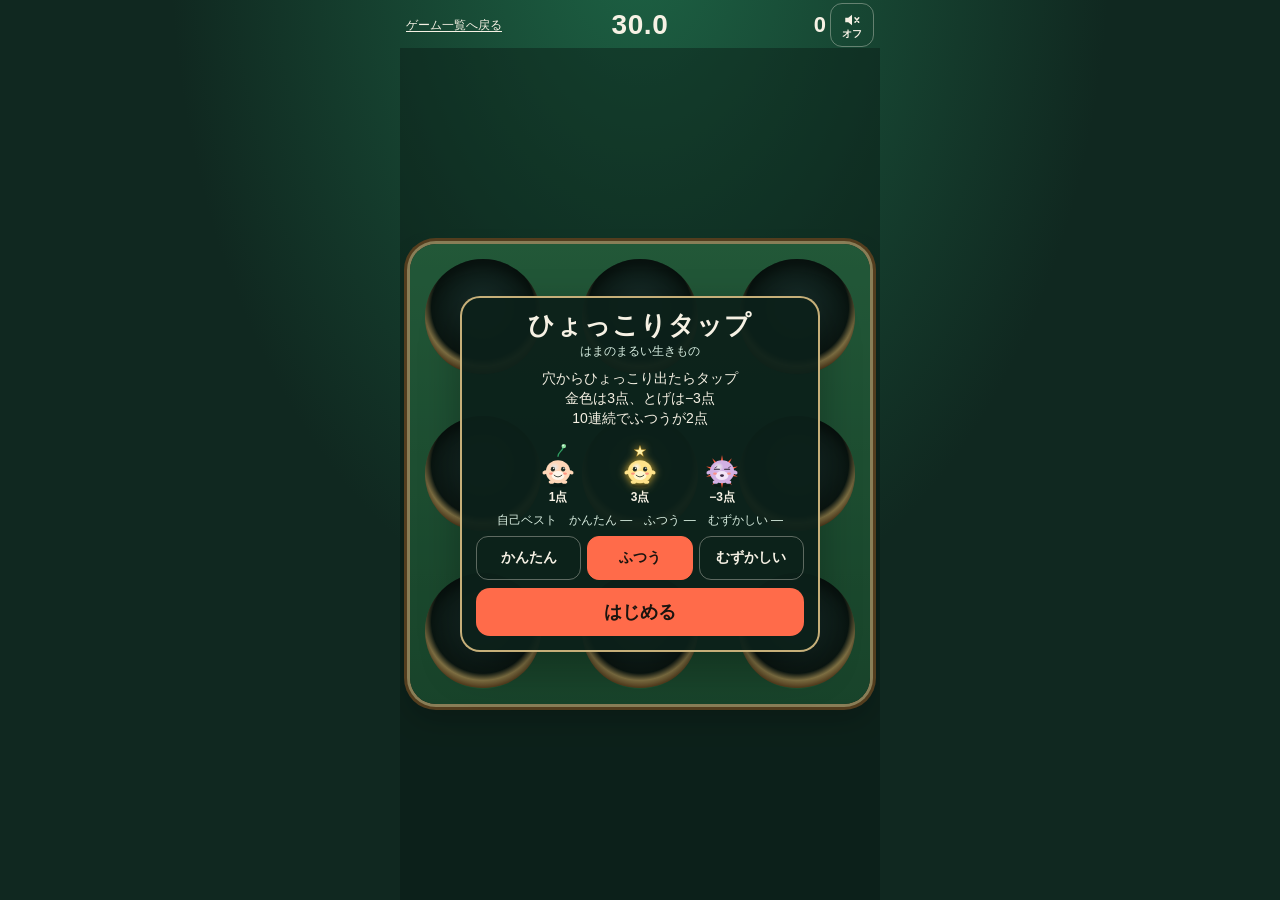
<file: preview-hyokkori-20261107/index.html>
<!DOCTYPE html>
<html lang="ja">
<head>
<meta name="robots" content="noindex,nofollow">
<meta name="description" content="非公開検証用。ひょっこりタップ盤面修正のプレビューです。">
<meta charset="utf-8">
<meta name="viewport" content="width=device-width, initial-scale=1, maximum-scale=1, user-scalable=no, viewport-fit=cover">
<meta name="theme-color" content="#102820">
<meta name="description" content="穴からひょっこり出る生きものを、30秒でたくさんタップするゲーム。">
<title>ひょっこりタップ</title>
<link rel="icon" href="data:image/svg+xml,%3Csvg xmlns='http://www.w3.org/2000/svg' viewBox='0 0 32 32'%3E%3Ccircle cx='16' cy='18' r='10' fill='%23ffd7b8'/%3E%3Ccircle cx='12.5' cy='17' r='1.6' fill='%23243028'/%3E%3Ccircle cx='19.5' cy='17' r='1.6' fill='%23243028'/%3E%3Cpath d='M12 21q4 3 8 0' stroke='%23243028' stroke-width='1.4' fill='none'/%3E%3C/svg%3E">
<style>
  :root {
    --bg: #102820;
    --bg-2: #184233;
    --cream: #f6f1e4;
    --ink: #1a140f;
    --coral: #ff6b4a;
    --moss: #2f7a46;
    --moss-2: #24643c;
    --wood: #e7c98a;
    --wood-2: #8a5a28;
    --gold: #ffc83d;
    --pit: #0c1612;
    color-scheme: dark;
  }
  * { box-sizing: border-box; }
  html, body { margin: 0; height: 100%; }
  body {
    min-height: 100dvh;
    display: flex;
    justify-content: center;
    background:
      radial-gradient(ellipse at 50% -8%, #1d6244 0%, transparent 52%),
      var(--bg);
    color: var(--cream);
    font-family: "Hiragino Maru Gothic ProN", "Hiragino Sans", "Yu Gothic", YuGothic, Meiryo, sans-serif;
    overflow: hidden;
    touch-action: none;
    overscroll-behavior: none;
    user-select: none;
    -webkit-user-select: none;
    -webkit-touch-callout: none;
  }
  button, a { font: inherit; }
  button { cursor: pointer; -webkit-tap-highlight-color: transparent; }
  :focus-visible { outline: 2px solid var(--gold); outline-offset: 2px; }
  [hidden] { display: none !important; }

  .app {
    width: min(480px, 100%);
    height: 100dvh;
    max-height: 100dvh;
    display: flex;
    flex-direction: column;
    position: relative;
    overflow: hidden;
    padding:
      env(safe-area-inset-top)
      env(safe-area-inset-right)
      env(safe-area-inset-bottom)
      env(safe-area-inset-left);
  }

  header {
    flex: 0 0 auto;
    display: grid;
    grid-template-columns: minmax(0, 1fr) auto minmax(0, 1fr);
    align-items: center;
    gap: 6px;
    min-height: 48px;
    padding: 2px 6px 0;
    z-index: 5;
  }
  .back {
    justify-self: start;
    color: var(--cream);
    text-decoration: underline;
    text-underline-offset: 2px;
    font-size: 12px;
    line-height: 1.25;
    min-height: 44px;
    max-width: 9.2em;
    display: flex;
    align-items: center;
  }
  .time {
    font-variant-numeric: tabular-nums;
    font-weight: 800;
    font-size: 28px;
    letter-spacing: 0.02em;
    line-height: 1;
    min-width: 4.2ch;
    text-align: center;
  }
  .right {
    justify-self: end;
    display: flex;
    align-items: center;
    gap: 2px;
  }
  .score {
    font-variant-numeric: tabular-nums;
    font-weight: 800;
    font-size: 22px;
    min-width: 1.6ch;
    text-align: right;
    padding-right: 2px;
  }
  #sound {
    min-width: 44px;
    min-height: 44px;
    padding: 4px 6px;
    border-radius: 12px;
    border: 1px solid rgba(246, 241, 228, 0.35);
    background: transparent;
    color: var(--cream);
    display: flex;
    flex-direction: column;
    align-items: center;
    justify-content: center;
    gap: 0;
    line-height: 1;
  }
  #sound .snd-tx { font-size: 10px; font-weight: 700; }
  #sound .wave { display: none; }
  #sound.is-on .wave { display: block; }
  #sound.is-on .mute-x { display: none; }

  .stage {
    flex: 1 1 auto;
    min-height: 0;
    position: relative;
    display: flex;
    align-items: center;
    justify-content: center;
  }
  .combo {
    position: absolute;
    top: 4px;
    left: 50%;
    transform: translateX(-50%);
    z-index: 3;
    pointer-events: none;
    background: rgba(16, 40, 32, 0.88);
    color: var(--cream);
    border: 2px solid var(--coral);
    border-radius: 999px;
    padding: 4px 12px;
    font-weight: 800;
    font-size: 16px;
    letter-spacing: 0.04em;
  }
  .combo.hot {
    border-color: var(--gold);
    color: var(--gold);
  }

  .board {
    width: min(460px, calc(100% - 6px));
    aspect-ratio: 1;
    display: grid;
    grid-template-columns: repeat(3, 1fr);
    grid-template-rows: repeat(3, minmax(0, 1fr));
    gap: 12px;
    padding: 0;
    margin: 0;
    background: linear-gradient(180deg, #358754, var(--moss-2));
    border-radius: 26px;
    box-shadow:
      0 0 0 3px var(--wood),
      0 0 0 6px var(--wood-2),
      0 14px 28px rgba(0, 0, 0, 0.28);
    position: relative;
    z-index: 1;
  }
  .board.locked { pointer-events: none; }
  .hole {
    position: relative;
    min-width: 0;
    min-height: 0;
    padding: 0;
    border: 0;
    border-radius: 18px;
    background: transparent;
    color: inherit;
    overflow: visible;
  }
  .hole.up { z-index: 2; }
  .pit {
    position: absolute;
    inset: 10%;
    border-radius: 50%;
    background:
      radial-gradient(circle at 50% 42%, #1c3330 0 18%, var(--pit) 58%, #d9b56a 66%, var(--wood-2) 74%, #2f7a46 75%);
    box-shadow: inset 0 8px 10px rgba(0, 0, 0, 0.45);
    pointer-events: none;
  }
  .critter {
    position: absolute;
    left: 50%;
    bottom: 6%;
    width: 92%;
    height: 92%;
    transform: translate(-50%, 72%) scale(0.3);
    transform-origin: 50% 100%;
    z-index: 2;
    pointer-events: none;
  }
  .hole.up .critter {
    animation: pop 0.12s cubic-bezier(0.2, 1.45, 0.36, 1) forwards;
  }
  .hole.up.settled .critter {
    animation: bob 0.8s ease-in-out infinite;
  }
  .hole.g .critter {
    filter: drop-shadow(0 0 5px rgba(255, 214, 90, 0.95)) drop-shadow(0 0 12px rgba(255, 180, 40, 0.65));
  }
  .hole.squash .critter { animation: squash 0.2s ease-in forwards; }
  .hole.down .critter { animation: retreat 0.1s ease-in forwards; }
  .hole.miss .pit { animation: dip 0.15s ease-out; }
  @keyframes pop {
    from { transform: translate(-50%, 70%) scale(0.32); }
    to { transform: translate(-50%, 0) scale(1); }
  }
  @keyframes bob {
    0%, 100% { transform: translate(-50%, 0) scale(1); }
    50% { transform: translate(-50%, -3%) scale(1.03, 0.97); }
  }
  @keyframes squash {
    0% { transform: translate(-50%, 0) scale(1); opacity: 1; }
    45% { transform: translate(-50%, 12%) scale(1.3, 0.38); opacity: 1; }
    100% { transform: translate(-50%, 28%) scale(0.55, 0.16); opacity: 0; }
  }
  @keyframes retreat {
    from { transform: translate(-50%, 0) scale(1); opacity: 1; }
    to { transform: translate(-50%, 64%) scale(0.7); opacity: 0; }
  }
  @keyframes dip {
    0% { transform: scale(1); }
    40% { transform: scale(0.94); }
    100% { transform: scale(1); }
  }
  .fx { position: absolute; inset: 0; pointer-events: none; z-index: 4; overflow: visible; }
  .spark {
    position: absolute;
    left: 50%;
    top: 42%;
    width: 11px;
    height: 11px;
    margin: -5px 0 0 -5px;
    background: var(--gold);
    clip-path: polygon(50% 0%, 62% 36%, 100% 36%, 68% 56%, 80% 94%, 50% 70%, 20% 94%, 32% 56%, 0% 36%, 38% 36%);
    animation: burst 0.2s ease-out forwards;
  }
  .spark.n { background: #ffe08a; }
  .spark.s { background: #ffd0c6; }
  @keyframes burst {
    to { transform: translate(var(--dx), var(--dy)) scale(0.4); opacity: 0; }
  }
  .floater {
    position: absolute;
    left: 50%;
    top: 8%;
    z-index: 5;
    transform: translateX(-50%);
    font-weight: 800;
    font-size: 18px;
    color: var(--cream);
    text-shadow: 0 1px 0 #102820;
    pointer-events: none;
    animation: rise 0.45s ease-out forwards;
  }
  .floater.g { color: var(--gold); }
  .floater.s { color: #ffb2a4; }
  @keyframes rise {
    to { transform: translate(-50%, -26px); opacity: 0; }
  }

  .card {
    position: absolute;
    inset: 0;
    z-index: 4;
    display: flex;
    align-items: center;
    justify-content: center;
    padding: 8px;
    background: rgba(8, 22, 18, 0.42);
  }
  #card-count { background: transparent; pointer-events: none; }
  .panel {
    width: min(100%, 360px);
    max-height: 100%;
    overflow: auto;
    background: rgba(12, 32, 26, 0.94);
    border: 2px solid rgba(231, 201, 138, 0.85);
    border-radius: 20px;
    padding: 12px 14px 14px;
    box-shadow: 0 16px 40px rgba(0, 0, 0, 0.28);
  }
  h1 {
    margin: 0;
    text-align: center;
    font-size: 26px;
    letter-spacing: 0.04em;
    line-height: 1.2;
  }
  .flavor {
    margin: 2px 0 8px;
    text-align: center;
    font-size: 12px;
    color: #d5ecdf;
  }
  #how {
    margin: 0;
    padding: 0;
    list-style: none;
    text-align: center;
    font-size: 14px;
    line-height: 1.45;
  }
  #how li { margin: 0; }
  .legend {
    display: flex;
    justify-content: center;
    gap: 10px;
    margin: 8px 0 4px;
  }
  .legend figure {
    margin: 0;
    width: 72px;
    text-align: center;
    font-size: 12px;
    font-weight: 700;
  }
  .legend .mini {
    height: 52px;
    display: flex;
    align-items: flex-end;
    justify-content: center;
  }
  .legend .mini svg { width: 48px; height: 48px; }
  .legend .g svg { filter: drop-shadow(0 0 4px rgba(255, 200, 60, 0.9)); }
  .bests {
    margin: 6px 0 8px;
    text-align: center;
    font-size: 12px;
    color: #d7ecdf;
    line-height: 1.4;
  }
  .diffs {
    display: grid;
    grid-template-columns: repeat(3, 1fr);
    gap: 6px;
    margin-bottom: 8px;
  }
  .diffs button {
    min-height: 44px;
    border-radius: 12px;
    border: 1px solid rgba(246, 241, 228, 0.35);
    background: transparent;
    color: var(--cream);
    font-weight: 700;
    font-size: 14px;
    padding: 6px 2px;
  }
  .diffs button[aria-pressed="true"] {
    background: var(--coral);
    color: var(--ink);
    border-color: var(--coral);
  }
  .go, .again {
    width: 100%;
    min-height: 48px;
    border: 0;
    border-radius: 14px;
    background: var(--coral);
    color: var(--ink);
    font-weight: 800;
    font-size: 18px;
  }
  .again { margin-bottom: 8px; }
  .ghost {
    width: 100%;
    min-height: 48px;
    border-radius: 14px;
    border: 1px solid rgba(246, 241, 228, 0.45);
    background: transparent;
    color: var(--cream);
    font-weight: 700;
    font-size: 16px;
  }
  .countnum {
    font-size: clamp(88px, 24vw, 140px);
    font-weight: 800;
    line-height: 0.9;
    color: var(--cream);
    text-shadow: 0 6px 0 rgba(0, 0, 0, 0.25);
  }
  .result-kicker {
    text-align: center;
    margin: 0;
    font-size: 13px;
    color: #d7ecdf;
  }
  .big-score {
    margin: 0;
    text-align: center;
    font-size: clamp(52px, 16vw, 76px);
    font-weight: 800;
    font-variant-numeric: tabular-nums;
    line-height: 1;
    letter-spacing: 0.02em;
  }
  .record {
    min-height: 1.2em;
    margin: 2px 0 6px;
    text-align: center;
    color: var(--gold);
    font-weight: 800;
    font-size: 14px;
  }
  .stats {
    display: grid;
    grid-template-columns: 1fr 1fr;
    gap: 6px;
    margin-bottom: 8px;
  }
  .stats div {
    background: rgba(255, 255, 255, 0.05);
    border-radius: 10px;
    padding: 6px 8px 7px;
    text-align: center;
  }
  .stats span { display: block; font-size: 11px; color: #d5ecdf; }
  .stats strong {
    display: block;
    font-size: 20px;
    font-variant-numeric: tabular-nums;
    line-height: 1.2;
  }
  .result-best {
    text-align: center;
    font-size: 13px;
    margin: 0 0 10px;
  }

  #edge {
    position: absolute;
    inset: 0;
    pointer-events: none;
    z-index: 6;
    opacity: 0;
    box-shadow: inset 0 0 0 14px rgba(255, 42, 32, 0.92);
  }
  #edge.on { animation: edge 0.2s linear; }
  @keyframes edge {
    0% { opacity: 0; }
    30% { opacity: 1; }
    100% { opacity: 0; }
  }
  #confetti {
    position: absolute;
    inset: 0;
    width: 100%;
    height: 100%;
    pointer-events: none;
    z-index: 7;
  }
  #testbar {
    position: absolute;
    left: 8px;
    right: 8px;
    bottom: calc(8px + env(safe-area-inset-bottom));
    z-index: 8;
    background: #10211c;
    color: var(--cream);
    border: 2px solid #8fd9a2;
    border-radius: 12px;
    padding: 8px 10px;
    font-size: 12px;
    line-height: 1.45;
    max-height: 34vh;
    overflow: auto;
  }
  #testbar.fail { border-color: var(--coral); }
  #testbar strong { font-size: 16px; }
  #testbar button {
    margin-top: 6px;
    min-height: 36px;
    border-radius: 8px;
    border: 1px solid rgba(246, 241, 228, 0.4);
    background: transparent;
    color: var(--cream);
    padding: 4px 10px;
  }
</style>
</head>
<body>
<div class="app" id="app">
  <header>
    <a class="back" href="/games/">ゲーム一覧へ戻る</a>
    <div class="time" id="time">30.0</div>
    <div class="right">
      <div class="score" id="score">0</div>
      <button type="button" id="sound" aria-pressed="false" aria-label="音をオンにする">
        <svg viewBox="0 0 24 24" width="18" height="18" aria-hidden="true">
          <path fill="currentColor" d="M3 9h4l5-4v14l-5-4H3z"/>
          <path class="wave" d="M16 8.5a4.5 4.5 0 0 1 0 7" fill="none" stroke="currentColor" stroke-width="2" stroke-linecap="round"/>
          <path class="mute-x" d="M16 9l5 6M21 9l-5 6" fill="none" stroke="currentColor" stroke-width="2" stroke-linecap="round"/>
        </svg>
        <span class="snd-tx">オフ</span>
      </button>
    </div>
  </header>
  <div class="stage">
    <div class="combo" id="combo" hidden>0連続</div>
    <div class="board locked" id="board"></div>
    <div class="card" id="card-title">
      <div class="panel">
        <h1>ひょっこりタップ</h1>
        <p class="flavor">はまのまるい生きもの</p>
        <ul id="how">
          <li>穴からひょっこり出たらタップ</li>
          <li>金色は3点、とげは−3点</li>
          <li>10連続でふつうが2点</li>
        </ul>
        <div class="legend" id="legend"></div>
        <p class="bests" id="bests"></p>
        <div class="diffs" role="group" aria-label="難易度">
          <button type="button" data-diff="easy" aria-pressed="false">かんたん</button>
          <button type="button" data-diff="normal" aria-pressed="true">ふつう</button>
          <button type="button" data-diff="hard" aria-pressed="false">むずかしい</button>
        </div>
        <button type="button" class="go" id="start">はじめる</button>
      </div>
    </div>
    <div class="card" id="card-count" hidden>
      <div class="countnum" id="countnum">3</div>
    </div>
    <div class="card" id="card-result" hidden>
      <div class="panel">
        <p class="result-kicker" id="result-kicker">ふつう</p>
        <p class="big-score" id="result-score">0</p>
        <p class="record" id="record"></p>
        <div class="stats">
          <div><span>ヒット</span><strong id="st-hits">0</strong></div>
          <div><span>空振り</span><strong id="st-whiff">0</strong></div>
          <div><span>命中率</span><strong id="st-acc">0%</strong></div>
          <div><span>最大連続</span><strong id="st-combo">0</strong></div>
        </div>
        <p class="result-best" id="result-best"></p>
        <button type="button" class="again" id="retry">もう一度</button>
        <button type="button" class="ghost" id="reselect">難易度をえらぶ</button>
      </div>
    </div>
  </div>
  <div id="edge"></div>
  <canvas id="confetti" hidden></canvas>
  <div id="testbar" hidden></div>
</div>
<script>
(function () {
  "use strict";

  var SEED = 20261107;
  var EXPECTED = {
    easy: { score: 55, hits: 45, whiffs: 15, thorns: 3, acc: 71, maxCombo: 20 },
    normal: { score: 30, hits: 26, whiffs: 16, thorns: 3, acc: 58, maxCombo: 20 },
    hard: { score: 4, hits: 11, whiffs: 17, thorns: 3, acc: 35, maxCombo: 11 }
  };
  var BEST_KEY = {
    easy: "hamanoko.hyokkori.best.easy",
    normal: "hamanoko.hyokkori.best.normal",
    hard: "hamanoko.hyokkori.best.hard"
  };
  var DIFF_NAME = { easy: "かんたん", normal: "ふつう", hard: "むずかしい" };
  var NAMES = { n: "ぽよん", g: "きんぽよ", s: "いがまる" };
  var seq = 1;

  var SPIKES = (function () {
    var s = "";
    var n = 10;
    for (var i = 0; i < n; i++) {
      var a = (i / n) * Math.PI * 2 - Math.PI / 2;
      var w = 0.16;
      var p = function (ang, r) {
        return (70 + Math.cos(ang) * r).toFixed(1) + "," + (96 + Math.sin(ang) * r).toFixed(1);
      };
      s += '<polygon points="' + p(a - w, 28) + " " + p(a, 52) + " " + p(a + w, 28) + '" fill="#ff5a3c"/>';
    }
    return s;
  })();

  function mulberry32(seed) {
    var a = seed >>> 0;
    return function () {
      a |= 0;
      a = (a + 0x6d2b79f5) | 0;
      var t = Math.imul(a ^ (a >>> 15), 1 | a);
      t = (t + Math.imul(t ^ (t >>> 7), 61 | t)) ^ t;
      return ((t ^ (t >>> 14)) >>> 0) / 4294967296;
    };
  }

  function phaseOf(time) {
    if (time < 10000) return { interval: 800, max: 2, show: { n: 1000, g: 600, s: 1200 } };
    if (time < 20000) return { interval: 600, max: 3, show: { n: 850, g: 510, s: 1200 } };
    return { interval: 450, max: 4, show: { n: 700, g: 420, s: 1200 } };
  }

  function floorScore(n) {
    return n < 0 ? 0 : n;
  }

  function createRun(difficulty, rng) {
    var mult = difficulty === "easy" ? 1.3 : difficulty === "hard" ? 0.8 : 1;
    var holes = [null, null, null, null, null, null, null, null, null];
    var nextSpawn = 0;
    var cursor = -10;
    var score = 0;
    var hits = 0;
    var whiffs = 0;
    var thorns = 0;
    var combo = 0;
    var maxCombo = 0;
    var whiffFired = new Set();

    function showOf(type, at) {
      return Math.round(phaseOf(at).show[type] * mult);
    }
    function alive() {
      var c = 0;
      for (var i = 0; i < 9; i++) if (holes[i]) c++;
      return c;
    }
    function trySpawn(at) {
      var p = phaseOf(at);
      if (alive() >= p.max) return;
      var empty = [];
      for (var i = 0; i < 9; i++) if (!holes[i]) empty.push(i);
      if (empty.length === 0) return;
      var hi = empty[Math.floor(rng() * empty.length)];
      var r = rng();
      var type = r < 0.78 ? "n" : r < 0.88 ? "g" : "s";
      if (type === "s" && at < 5000) {
        var r2 = rng();
        type = r2 < 0.78 / 0.88 ? "n" : "g";
      }
      holes[hi] = { type: type, spawnAt: at, hideAt: at + showOf(type, at), id: seq++ };
    }
    function doHit(i) {
      var c = holes[i];
      if (!c) return null;
      if (c.type === "s") {
        score = floorScore(score - 3);
        combo = 0;
        thorns++;
        holes[i] = null;
        return { kind: "thorn", type: "s", pts: -3 };
      }
      combo += 1;
      if (combo > maxCombo) maxCombo = combo;
      var pts = c.type === "n" ? (combo >= 10 ? 2 : 1) : 3;
      score += pts;
      hits++;
      var type = c.type;
      holes[i] = null;
      return { kind: "hit", type: type, pts: pts };
    }
    function apply(t) {
      for (var i = 0; i < 9; i++) {
        if (holes[i] && holes[i].hideAt <= t) holes[i] = null;
      }
      while (nextSpawn <= t && nextSpawn < 30000) {
        var at = nextSpawn;
        trySpawn(at);
        nextSpawn = at + phaseOf(at).interval;
      }
    }
    function advanceTo(target) {
      var gridTarget = Math.min(30000, Math.floor(target / 10) * 10);
      var next = cursor + 10;
      while (next <= gridTarget) {
        apply(next);
        cursor = next;
        next += 10;
      }
    }
    function tap(i) {
      if (i < 0 || i > 8) return { kind: "ignore" };
      if (!holes[i]) {
        combo = 0;
        whiffs++;
        return { kind: "whiff" };
      }
      return doHit(i);
    }
    function auto(t) {
      var i;
      var c;
      for (i = 0; i < 9; i++) {
        c = holes[i];
        if (c && c.type === "g" && c.spawnAt + 450 <= t) doHit(i);
      }
      for (i = 0; i < 9; i++) {
        c = holes[i];
        if (c && c.type === "n" && c.spawnAt + 750 <= t) doHit(i);
      }
      for (i = 0; i < 9; i++) {
        c = holes[i];
        if (c && c.type === "s" && c.spawnAt >= 15000 && c.spawnAt + 900 <= t) doHit(i);
      }
      if (t >= 16000 && t < 30000 && t % 700 === 0 && !whiffFired.has(t)) {
        whiffFired.add(t);
        var hi = Math.floor(t / 700) % 9;
        if (!holes[hi]) {
          combo = 0;
          whiffs++;
        }
      }
    }
    function stats() {
      var taps = hits + whiffs + thorns;
      return {
        score: score,
        hits: hits,
        whiffs: whiffs,
        thorns: thorns,
        acc: taps === 0 ? 0 : Math.round((hits / taps) * 100),
        maxCombo: maxCombo
      };
    }
    return {
      holes: holes,
      advanceTo: advanceTo,
      tap: tap,
      auto: auto,
      stats: stats,
      combo: function () { return combo; }
    };
  }

  function simulate(diff) {
    var run = createRun(diff, mulberry32(SEED));
    for (var t = 0; t <= 30000; t += 10) {
      run.advanceTo(t);
      run.auto(t);
    }
    return run.stats();
  }

  function creatureMarkup(type, uid) {
    var body = type === "g" ? "#ffe38a" : type === "s" ? "#d2b0e4" : "#ffd7b8";
    var belly = type === "g" ? "#fff6cc" : type === "s" ? "#f3e4f8" : "#fff6ea";
    var accent = type === "g" ? "#e29a12" : "#2f9e62";
    var tip = type === "g" ? "#fff2a8" : "#8ee0a0";
    var gid = "cg" + uid;
    var sprout = "";
    if (type === "g") {
      sprout = '<polygon points="70,14 74.2,27 88,27 76.6,35 80.6,48 70,40.2 59.4,48 63.4,35 52,27 65.8,27" fill="' + tip + '" stroke="#e29a12" stroke-width="1"/>';
    } else if (type === "n") {
      sprout = '<path d="M70 48c0-14 14-16 16-28" stroke="' + accent + '" stroke-width="4" fill="none" stroke-linecap="round"/>' +
        '<circle cx="88" cy="16" r="7" fill="' + tip + '"/><circle cx="86" cy="14" r="2.2" fill="#fff"/>';
    }
    var eyes = type === "s"
      ? '<path d="M46 88h16" stroke="#2a2030" stroke-width="3.2" stroke-linecap="round"/>' +
        '<path d="M78 88h16" stroke="#2a2030" stroke-width="3.2" stroke-linecap="round"/>' +
        '<path d="M48 84l6-4M90 84l6-4" stroke="#2a2030" stroke-width="2" stroke-linecap="round"/>'
      : '<ellipse cx="54" cy="88" rx="6.5" ry="7.6" fill="#243028"/>' +
        '<ellipse cx="86" cy="88" rx="6.5" ry="7.6" fill="#243028"/>' +
        '<circle cx="56.2" cy="85.2" r="2.1" fill="#fff"/>' +
        '<circle cx="88.2" cy="85.2" r="2.1" fill="#fff"/>';
    var mouth = type === "s"
      ? '<ellipse cx="70" cy="108" rx="6" ry="4.2" fill="#3a2844"/>'
      : '<path d="M58 107q12 11 24 0" stroke="#243028" stroke-width="2.6" fill="none" stroke-linecap="round"/>';
    return '<svg viewBox="0 0 140 150" width="100%" height="100%" aria-hidden="true">' +
      '<defs><radialGradient id="' + gid + '" cx="36%" cy="30%" r="75%">' +
      '<stop offset="0" stop-color="#fff" stop-opacity="0.9"/>' +
      '<stop offset="0.28" stop-color="' + body + '"/>' +
      '<stop offset="1" stop-color="' + body + '"/>' +
      "</radialGradient></defs>" +
      '<ellipse cx="70" cy="140" rx="26" ry="5" fill="rgba(0,0,0,.22)"/>' +
      (type === "s" ? SPIKES : "") +
      sprout +
      '<ellipse cx="70" cy="96" rx="38" ry="36" fill="url(#' + gid + ')"/>' +
      '<ellipse cx="70" cy="108" rx="20" ry="14" fill="' + belly + '"/>' +
      '<ellipse cx="50" cy="128" rx="9" ry="5.5" fill="' + body + '"/>' +
      '<ellipse cx="90" cy="128" rx="9" ry="5.5" fill="' + body + '"/>' +
      '<ellipse cx="30" cy="98" rx="9" ry="6" fill="' + body + '" transform="rotate(-24 30 98)"/>' +
      '<ellipse cx="110" cy="98" rx="9" ry="6" fill="' + body + '" transform="rotate(24 110 98)"/>' +
      '<ellipse cx="48" cy="102" rx="6" ry="3.3" fill="#ff8d7d" opacity="0.9"/>' +
      '<ellipse cx="92" cy="102" rx="6" ry="3.3" fill="#ff8d7d" opacity="0.9"/>' +
      eyes + mouth +
      "</svg>";
  }

  var board = document.getElementById("board");
  var timeEl = document.getElementById("time");
  var scoreEl = document.getElementById("score");
  var comboEl = document.getElementById("combo");
  var cardTitle = document.getElementById("card-title");
  var cardCount = document.getElementById("card-count");
  var cardResult = document.getElementById("card-result");
  var countNum = document.getElementById("countnum");
  var soundBtn = document.getElementById("sound");
  var edge = document.getElementById("edge");
  var holesEl = [];
  var pointers = new Set();
  var state = "title";
  var difficulty = "normal";
  var run = null;
  var raf = 0;
  var countdownStart = 0;
  var playStartWall = 0;
  var shownCount = -1;
  var soundOn = false;
  var audioCtx = null;
  var master = null;
  var noiseBuf = null;
  var lastFlash = 0;
  var confettiRaf = 0;
  var fxTimers = [];

  for (var i = 0; i < 9; i++) {
    var b = document.createElement("button");
    b.type = "button";
    b.className = "hole";
    b.dataset.i = String(i);
    b.setAttribute("aria-label", "穴" + (i + 1));
    b.innerHTML = '<span class="pit"></span><span class="critter"></span><span class="fx"></span>';
    b.addEventListener("pointerdown", onDown, { passive: false });
    board.appendChild(b);
    holesEl.push(b);
  }
  board.addEventListener("contextmenu", function (e) { e.preventDefault(); });

  var legend = document.getElementById("legend");
  [
    ["n", "1点"],
    ["g", "3点"],
    ["s", "−3点"]
  ].forEach(function (pair, idx) {
    var fig = document.createElement("figure");
    fig.className = pair[0];
    fig.innerHTML = '<div class="mini">' + creatureMarkup(pair[0], "L" + idx) + "</div><figcaption>" + pair[1] + "</figcaption>";
    legend.appendChild(fig);
  });

  document.querySelectorAll(".diffs button").forEach(function (btn) {
    btn.addEventListener("pointerdown", function () {
      unlock();
    });
    btn.addEventListener("click", function () {
      difficulty = btn.dataset.diff;
      document.querySelectorAll(".diffs button").forEach(function (other) {
        other.setAttribute("aria-pressed", other === btn ? "true" : "false");
      });
    });
  });

  document.getElementById("start").addEventListener("pointerdown", function () {
    unlock();
    if (state === "title") begin(difficulty);
  });
  document.getElementById("retry").addEventListener("pointerdown", function () {
    unlock();
    if (state === "result") begin(difficulty);
  });
  document.getElementById("reselect").addEventListener("click", function () {
    if (state === "result") showTitle();
  });
  soundBtn.addEventListener("pointerdown", function (e) {
    e.stopPropagation();
    unlock();
    setSound(!soundOn);
  });
  window.addEventListener("pointerup", releasePointer);
  window.addEventListener("pointercancel", releasePointer);
  document.addEventListener("visibilitychange", function () {
    if (document.visibilityState === "visible" && audioCtx && audioCtx.state === "suspended") {
      audioCtx.resume();
    }
  });

  function releasePointer(e) {
    pointers.delete(e.pointerId);
  }

  function unlock() {
    var AC = window.AudioContext || window.webkitAudioContext;
    if (!AC) return;
    if (!audioCtx) {
      try {
        audioCtx = new AC({ latencyHint: "interactive" });
      } catch (err) {
        try { audioCtx = new AC(); } catch (err2) { return; }
      }
      master = audioCtx.createGain();
      master.gain.value = 0.0001;
      master.connect(audioCtx.destination);
    }
    if (audioCtx.state === "suspended") audioCtx.resume();
    if (!soundOn) master.gain.setValueAtTime(0.0001, audioCtx.currentTime);
  }

  function setSound(on) {
    soundOn = on;
    soundBtn.classList.toggle("is-on", on);
    soundBtn.setAttribute("aria-pressed", on ? "true" : "false");
    soundBtn.setAttribute("aria-label", on ? "音をオフにする" : "音をオンにする");
    soundBtn.querySelector(".snd-tx").textContent = on ? "オン" : "オフ";
    if (!audioCtx || !master) return;
    var t = audioCtx.currentTime;
    master.gain.cancelScheduledValues(t);
    master.gain.setTargetAtTime(on ? 0.22 : 0.0001, t, 0.02);
  }

  function tone(freq, dur, type, peak, slide) {
    if (!audioCtx || !soundOn || !master) return;
    var t = audioCtx.currentTime;
    var o = audioCtx.createOscillator();
    var g = audioCtx.createGain();
    o.type = type;
    o.frequency.setValueAtTime(freq, t);
    if (slide) o.frequency.exponentialRampToValueAtTime(Math.max(40, slide), t + dur);
    g.gain.setValueAtTime(0.0001, t);
    g.gain.exponentialRampToValueAtTime(peak, t + 0.008);
    g.gain.exponentialRampToValueAtTime(0.0001, t + dur);
    o.connect(g);
    g.connect(master);
    o.start(t);
    o.stop(t + dur + 0.02);
    o.onended = function () { o.disconnect(); g.disconnect(); };
  }

  function sfx(kind) {
    if (!soundOn || !audioCtx) return;
    if (kind === "hit") {
      tone(640 * (0.96 + Math.random() * 0.08), 0.09, "sine", 0.2, 300);
    } else if (kind === "gold") {
      tone(880, 0.12, "sine", 0.16, 1320);
      tone(1320, 0.16, "triangle", 0.07, 1760);
    } else if (kind === "thorn") {
      tone(98, 0.16, "square", 0.07, 60);
      if (!noiseBuf) {
        var len = Math.floor(audioCtx.sampleRate * 0.16);
        noiseBuf = audioCtx.createBuffer(1, len, audioCtx.sampleRate);
        var data = noiseBuf.getChannelData(0);
        for (var n = 0; n < len; n++) data[n] = (Math.random() * 2 - 1) * Math.pow(1 - n / len, 2);
      }
      var src = audioCtx.createBufferSource();
      src.buffer = noiseBuf;
      var g = audioCtx.createGain();
      var f = audioCtx.createBiquadFilter();
      f.type = "lowpass";
      f.frequency.value = 420;
      var t0 = audioCtx.currentTime;
      g.gain.setValueAtTime(0.0001, t0);
      g.gain.exponentialRampToValueAtTime(0.32, t0 + 0.008);
      g.gain.exponentialRampToValueAtTime(0.0001, t0 + 0.16);
      src.connect(f); f.connect(g); g.connect(master);
      src.start(t0); src.stop(t0 + 0.18);
      src.onended = function () { src.disconnect(); f.disconnect(); g.disconnect(); };
    } else if (kind === "tick3") tone(784, 0.1, "sine", 0.12);
    else if (kind === "tick2") tone(659, 0.1, "sine", 0.12);
    else if (kind === "tick1") tone(523, 0.12, "sine", 0.14);
    else if (kind === "end") {
      tone(523, 0.28, "sine", 0.12);
      tone(659, 0.32, "sine", 0.09);
      tone(784, 0.36, "sine", 0.07);
    }
  }

  function loadBest(diff) {
    try {
      var v = localStorage.getItem(BEST_KEY[diff]);
      if (v == null || v === "") return null;
      var n = Number(v);
      if (!Number.isFinite(n) || n < 0) return null;
      return Math.floor(n);
    } catch (err) {
      return null;
    }
  }
  function saveBest(diff, value) {
    try {
      localStorage.setItem(BEST_KEY[diff], String(value));
      return true;
    } catch (err) {
      return false;
    }
  }
  function bestText(diff) {
    var v = loadBest(diff);
    return v == null ? "—" : String(v);
  }
  function paintBests() {
    document.getElementById("bests").textContent =
      "自己ベスト　かんたん " + bestText("easy") +
      "　ふつう " + bestText("normal") +
      "　むずかしい " + bestText("hard");
  }

  function clearFx() {
    fxTimers.forEach(function (id) { clearTimeout(id); });
    fxTimers = [];
    if (confettiRaf) cancelAnimationFrame(confettiRaf);
    confettiRaf = 0;
    var canvas = document.getElementById("confetti");
    canvas.hidden = true;
  }

  function resetHoles() {
    holesEl.forEach(function (el, idx) {
      el.className = "hole";
      el.dataset.cid = "";
      el.querySelector(".critter").innerHTML = "";
      el.querySelector(".fx").replaceChildren();
      el.setAttribute("aria-label", "穴" + (idx + 1));
    });
  }

  function showTitle() {
    state = "title";
    run = null;
    pointers.clear();
    stopLoop();
    clearFx();
    resetHoles();
    board.classList.add("locked");
    cardTitle.hidden = false;
    cardCount.hidden = true;
    cardResult.hidden = true;
    comboEl.hidden = true;
    timeEl.textContent = "30.0";
    scoreEl.textContent = "0";
    paintBests();
  }

  function begin(diff) {
    difficulty = diff;
    state = "countdown";
    run = null;
    pointers.clear();
    shownCount = -1;
    clearFx();
    resetHoles();
    board.classList.add("locked");
    cardTitle.hidden = true;
    cardResult.hidden = true;
    cardCount.hidden = false;
    comboEl.hidden = true;
    timeEl.textContent = "30.0";
    scoreEl.textContent = "0";
    countdownStart = performance.now();
    updateCountdown(countdownStart);
    startLoop();
  }

  function startLoop() {
    if (raf) cancelAnimationFrame(raf);
    raf = requestAnimationFrame(loop);
  }
  function stopLoop() {
    if (raf) cancelAnimationFrame(raf);
    raf = 0;
  }
  function loop(now) {
    raf = requestAnimationFrame(loop);
    if (state === "countdown") updateCountdown(now);
    else if (state === "play") updatePlay(now);
    else stopLoop();
  }

  function updateCountdown(now) {
    var elapsed = now - countdownStart;
    var n = elapsed < 600 ? 3 : elapsed < 1200 ? 2 : 1;
    if (n !== shownCount) {
      shownCount = n;
      countNum.textContent = String(n);
      sfx("tick" + n);
    }
    if (elapsed >= 1800) {
      playStartWall = countdownStart + 1800;
      run = createRun(difficulty, function () { return Math.random(); });
      state = "play";
      cardCount.hidden = true;
      board.classList.remove("locked");
      updatePlay(Math.max(now, playStartWall));
    }
  }

  function updatePlay(now) {
    if (state !== "play" || !run) return;
    var elapsed = now - playStartWall;
    if (elapsed >= 30000) {
      run.advanceTo(30000);
      syncHoles();
      timeEl.textContent = "0.0";
      finish();
      return;
    }
    run.advanceTo(elapsed);
    syncHoles();
    timeEl.textContent = (Math.max(0, 30000 - elapsed) / 1000).toFixed(1);
  }

  function syncHoles() {
    if (!run) return;
    for (var i = 0; i < 9; i++) {
      var c = run.holes[i];
      var el = holesEl[i];
      var id = c ? String(c.id) : "";
      if ((el.dataset.cid || "") === id) continue;
      if (c) {
        el.dataset.cid = id;
        el.classList.remove("squash", "down", "settled", "n", "g", "s");
        el.classList.add("up", c.type);
        el.querySelector(".critter").innerHTML = creatureMarkup(c.type, c.id);
        el.setAttribute("aria-label", "穴" + (i + 1) + " " + NAMES[c.type]);
      } else if (el.dataset.cid) {
        if (!el.classList.contains("squash")) {
          el.classList.remove("up", "settled");
          el.classList.add("down");
        }
        el.dataset.cid = "";
        el.setAttribute("aria-label", "穴" + (i + 1));
      }
    }
  }

  holesEl.forEach(function (el) {
    el.addEventListener("animationend", function (e) {
      if (e.animationName === "pop") el.classList.add("settled");
      if (e.animationName === "squash" || e.animationName === "retreat") {
        el.classList.remove("squash", "down", "up", "settled", "n", "g", "s");
        el.querySelector(".critter").innerHTML = "";
      }
    });
  });

  function onDown(e) {
    if (e.button !== 0 && e.button != null) return;
    if (pointers.has(e.pointerId)) return;
    pointers.add(e.pointerId);
    if (e.cancelable) e.preventDefault();
    if (state !== "play" || !run) return;
    var el = e.currentTarget;
    var i = Number(el.dataset.i);
    var before = run.holes[i];
    var res = run.tap(i);
    if (res.kind === "whiff") {
      el.classList.remove("miss");
      void el.offsetWidth;
      el.classList.add("miss");
      var missTimer = setTimeout(function () { el.classList.remove("miss"); }, 160);
      fxTimers.push(missTimer);
    } else if (before) {
      el.classList.remove("up", "settled");
      el.classList.add("squash");
      el.dataset.cid = "";
      burst(el, before.type);
      floater(el, res);
      if (res.kind === "thorn") flashEdge();
      sfx(res.kind === "thorn" ? "thorn" : before.type === "g" ? "gold" : "hit");
    }
    scoreEl.textContent = String(run.stats().score);
    paintCombo();
  }

  function paintCombo() {
    if (!run) return;
    var c = run.combo();
    if (c >= 2) {
      comboEl.hidden = false;
      comboEl.textContent = c + "連続";
      comboEl.classList.toggle("hot", c >= 10);
    } else {
      comboEl.hidden = true;
    }
  }

  function burst(el, type) {
    var layer = el.querySelector(".fx");
    layer.replaceChildren();
    var dirs = [[-22, -28], [18, -32], [-28, -8], [24, -6]];
    for (var k = 0; k < 4; k++) {
      var s = document.createElement("i");
      s.className = "spark " + type;
      s.style.setProperty("--dx", dirs[k][0] + "px");
      s.style.setProperty("--dy", dirs[k][1] + "px");
      layer.appendChild(s);
    }
    var timer = setTimeout(function () { layer.replaceChildren(); }, 260);
    fxTimers.push(timer);
  }

  function floater(el, res) {
    var f = document.createElement("span");
    f.className = "floater " + (res.type || "");
    f.textContent = res.pts > 0 ? "+" + res.pts : "−3";
    el.appendChild(f);
    var timer = setTimeout(function () { f.remove(); }, 480);
    fxTimers.push(timer);
  }

  function flashEdge() {
    var now = performance.now();
    if (now - lastFlash < 500) return;
    lastFlash = now;
    edge.classList.remove("on");
    void edge.offsetWidth;
    edge.classList.add("on");
  }

  function finish() {
    if (state !== "play" || !run) return;
    state = "result";
    stopLoop();
    board.classList.add("locked");
    var st = run.stats();
    var prev = loadBest(difficulty);
    var celebrate = prev == null ? st.score > 0 : st.score > prev;
    if (prev == null || st.score > prev) saveBest(difficulty, st.score);
    document.getElementById("result-kicker").textContent = DIFF_NAME[difficulty];
    document.getElementById("result-score").textContent = String(st.score);
    document.getElementById("st-hits").textContent = String(st.hits);
    document.getElementById("st-whiff").textContent = String(st.whiffs);
    document.getElementById("st-acc").textContent = st.acc + "%";
    document.getElementById("st-combo").textContent = String(st.maxCombo);
    document.getElementById("record").textContent = celebrate ? "ベスト更新！" : "";
    var best = loadBest(difficulty);
    document.getElementById("result-best").textContent = "自己ベスト　" + (best == null ? "—" : String(best));
    cardResult.hidden = false;
    comboEl.hidden = true;
    scoreEl.textContent = String(st.score);
    if (celebrate) confetti();
    sfx("end");
    paintBests();
  }

  function confetti() {
    var canvas = document.getElementById("confetti");
    var app = document.getElementById("app");
    var rect = app.getBoundingClientRect();
    var dpr = Math.min(2, window.devicePixelRatio || 1);
    canvas.width = Math.max(1, Math.floor(rect.width * dpr));
    canvas.height = Math.max(1, Math.floor(rect.height * dpr));
    canvas.hidden = false;
    var ctx = canvas.getContext("2d");
    if (!ctx) return;
    ctx.setTransform(dpr, 0, 0, dpr, 0, 0);
    var colors = ["#ff6b4a", "#ffc83d", "#f6f1e4", "#8ee0a0", "#ffd0c6"];
    var pieces = [];
    for (var i = 0; i < 42; i++) {
      pieces.push({
        x: rect.width * (0.15 + Math.random() * 0.7),
        y: -10 - Math.random() * rect.height * 0.25,
        vx: (Math.random() - 0.5) * 90,
        vy: 180 + Math.random() * 220,
        w: 6 + Math.random() * 5,
        h: 8 + Math.random() * 6,
        color: colors[i % colors.length],
        spin: Math.random() * Math.PI,
        vr: (Math.random() - 0.5) * 8
      });
    }
    var t0 = performance.now();
    var reduce = window.matchMedia && window.matchMedia("(prefers-reduced-motion: reduce)").matches;
    function frame(now) {
      var k = (now - t0) / 1200;
      if (k >= 1) {
        ctx.clearRect(0, 0, rect.width, rect.height);
        canvas.hidden = true;
        confettiRaf = 0;
        return;
      }
      ctx.clearRect(0, 0, rect.width, rect.height);
      for (var p = 0; p < pieces.length; p++) {
        var pc = pieces[p];
        var y = reduce ? rect.height * 0.2 + p * 4 : pc.y + pc.vy * (k * 1.2);
        var x = reduce ? pc.x : pc.x + pc.vx * k;
        ctx.save();
        ctx.translate(x, y);
        ctx.rotate(pc.spin + (reduce ? 0 : pc.vr * k));
        ctx.globalAlpha = 1 - k;
        ctx.fillStyle = pc.color;
        ctx.fillRect(-pc.w / 2, -pc.h / 2, pc.w, pc.h);
        ctx.restore();
      }
      confettiRaf = requestAnimationFrame(frame);
    }
    confettiRaf = requestAnimationFrame(frame);
  }

  function sameStats(a, b) {
    return a.score === b.score && a.hits === b.hits && a.whiffs === b.whiffs &&
      a.thorns === b.thorns && a.acc === b.acc && a.maxCombo === b.maxCombo;
  }

  function runSelfTest() {
    var lines = [];
    var pass = true;
    var how = document.querySelectorAll("#how li");
    if (how.length !== 3 || Array.prototype.some.call(how, function (li) { return Array.from(li.textContent.trim()).length > 25; })) {
      pass = false;
      lines.push("遊び方の行数が規定外");
    }
    if (!(floorScore(-3) === 0 && floorScore(0) === 0 && floorScore(2) === 2)) {
      pass = false;
      lines.push("得点の下限が壊れている");
    }
    ["easy", "normal", "hard"].forEach(function (diff) {
      var first = simulate(diff);
      for (var n = 0; n < 19; n++) {
        var again = simulate(diff);
        if (!sameStats(first, again)) pass = false;
      }
      if (!sameStats(first, EXPECTED[diff])) {
        pass = false;
        lines.push(DIFF_NAME[diff] + " 期待 " + EXPECTED[diff].score + "点 / 実際 " + first.score + "点");
      } else {
        lines.push(DIFF_NAME[diff] + " " + first.score + "点・ヒット" + first.hits + "・空振り" + first.whiffs + "・命中率" + first.acc + "%・最大" + first.maxCombo);
      }
    });
    var stress = true;
    try {
      for (var g = 0; g < 20; g++) {
        var trial = createRun("normal", mulberry32(4000 + g));
        for (var tt = 0; tt <= 30000; tt += 100) {
          trial.advanceTo(tt);
          trial.tap(g % 9);
        }
        if (trial.stats().score < 0) stress = false;
      }
      var still = createRun("normal", mulberry32(9));
      still.tap(0);
      if (still.stats().whiffs !== 1) stress = false;
    } catch (err) {
      stress = false;
    }
    if (!stress) {
      pass = false;
      lines.push("連続プレイで停止");
    }
    var inputOk = true;
    try {
      pointers.clear();
      state = "play";
      run = createRun("normal", mulberry32(7));
      var fire = function (id, idx) {
        holesEl[idx].dispatchEvent(new PointerEvent("pointerdown", {
          pointerId: id, bubbles: true, cancelable: true, button: 0
        }));
      };
      var up = function (id) {
        window.dispatchEvent(new PointerEvent("pointerup", { pointerId: id, bubbles: true }));
      };
      fire(11, 0);
      fire(12, 1);
      fire(11, 2);
      if (run.stats().whiffs !== 2) inputOk = false;
      up(11);
      up(12);
      fire(11, 2);
      if (run.stats().whiffs !== 3) inputOk = false;
      var held = run.stats().whiffs;
      holesEl[3].dispatchEvent(new PointerEvent("pointermove", { pointerId: 11, bubbles: true }));
      if (run.stats().whiffs !== held) inputOk = false;
    } catch (err2) {
      inputOk = false;
    }
    pointers.clear();
    run = null;
    state = "title";
    if (!inputOk) {
      pass = false;
      lines.push("入力の判定が規定と違う");
    }
    var store = "ok";
    try {
      var key = BEST_KEY.normal;
      var prev = localStorage.getItem(key);
      localStorage.setItem(key, "77");
      if (localStorage.getItem(key) !== "77") store = "bad";
      if (prev == null) localStorage.removeItem(key);
      else localStorage.setItem(key, prev);
    } catch (err3) {
      store = "skip";
    }
    if (store === "bad") {
      pass = false;
      lines.push("記録の書き込みに失敗");
    }
    var bar = document.getElementById("testbar");
    bar.classList.toggle("fail", !pass);
    bar.dataset.result = pass ? "PASS" : "FAIL";
    var hole = holesEl[0].getBoundingClientRect();
    bar.innerHTML = "<strong>" + (pass ? "PASS" : "FAIL") + "</strong><br>" +
      lines.map(function (line) { return line; }).join("<br>") +
      "<br>20回一致 " + (stress ? "OK" : "NG") +
      " / 入力 " + (inputOk ? "OK" : "NG") +
      " / 記録 " + (store === "skip" ? "この環境では保存できない" : store === "ok" ? "OK" : "NG") +
      " / 穴 " + hole.width.toFixed(1) + "px" +
      '<br><button type="button" id="test-close">とじる</button>';
    bar.hidden = false;
    document.getElementById("test-close").addEventListener("click", function () {
      bar.hidden = true;
    });
    showTitle();
  }

  paintBests();
  var params = new URLSearchParams(location.search);
  if (params.get("test") === "1") runSelfTest();
})();
</script>
</body>
</html>
</file>
<file: style.css>
[hidden]{display:none!important}
:root{--g:#0b6e4f;--g2:#e7f4ee;--ink:#1d2a26;--mut:#4d5b56;--bd:#c9d6d0;--red:#b42318;--red2:#fdecea;--amb:#7a4f00;--amb2:#fff5e0;--bg:#f4f7f6;--r:14px;--line:#007a33}
*{box-sizing:border-box}
html{-webkit-text-size-adjust:100%;font-size:18px}
body{margin:0;font-family:-apple-system,BlinkMacSystemFont,"Hiragino Sans","Hiragino Kaku Gothic ProN","Noto Sans JP",Meiryo,sans-serif;color:var(--ink);background:var(--bg);line-height:1.65;font-size:18px;padding-bottom:env(safe-area-inset-bottom)}
.skip{position:absolute;left:-999px}.skip:focus{left:8px;top:8px;z-index:99;background:#fff;padding:8px}
.appbar{background:var(--g);color:#fff;padding:calc(10px + env(safe-area-inset-top)) 16px 12px}
.appbar h1{margin:2px 0 0;font-size:1.25rem}
.appbar .sub{margin:2px 0 0;font-size:16px;opacity:.95}
.badge{display:inline-block;margin:0;background:#fff;color:var(--g);font-weight:800;font-size:15px;border-radius:999px;padding:1px 10px}
main{max-width:640px;margin:0 auto;padding:10px}
.stepind{max-width:640px;margin:8px auto 0;padding:0 14px;font-weight:700;color:var(--g);font-size:16px}
.card{background:#fff;border:1px solid var(--bd);border-radius:var(--r);padding:16px;margin-bottom:12px}
h2{font-size:1.2rem;margin:0 0 10px;line-height:1.4}
h2:focus,h3:focus{outline:none}
h3{font-size:1.05rem;margin:16px 0 6px}
hr{border:0;border-top:1px solid var(--bd);margin:18px 0}
.hint{color:var(--mut);font-size:16px;margin:6px 0 10px}
.lead{font-weight:800;margin:12px 0 6px}
.btn{display:inline-flex;align-items:center;justify-content:center;gap:6px;min-height:52px;padding:6px 16px;border-radius:12px;border:2px solid var(--bd);background:#fff;color:var(--ink);font-size:1rem;font-weight:700;cursor:pointer;text-decoration:none;text-align:center;line-height:1.35}
.btn.primary{background:var(--g);border-color:var(--g);color:#fff}
.btn.big{min-height:60px;font-size:1.1rem}
.btn.ghost{background:transparent;color:var(--g);border-style:dashed}
.btn:disabled{opacity:.45;cursor:not-allowed}
.btn.wide{width:100%;margin:6px 0}
.btn:focus-visible,.row:focus-visible,.chip:focus-visible{outline:3px solid #f0a500;outline-offset:2px}
.btn[aria-pressed=true]{background:var(--g);color:#fff;border-color:var(--g)}
.btnrow{display:flex;gap:8px;flex-wrap:wrap}.btnrow .btn{flex:1}
.btnrow.col{flex-direction:column}
.actions{display:flex;gap:8px;margin-top:18px}.actions .btn{flex:1}
input[type=search],input[type=text],input[type=number]{display:block;width:100%;min-height:54px;padding:8px 12px;border:2px solid var(--bd);border-radius:12px;font-size:1.05rem;background:#fff;margin:4px 0 8px}
input:focus,textarea:focus{outline:3px solid var(--g);border-color:var(--g)}
.field{display:block;font-weight:700;margin:12px 0 2px}
.req{display:inline-block;margin-left:6px;font-size:14px;background:var(--red);color:#fff;border-radius:6px;padding:0 6px}
.chips{display:flex;gap:8px;flex-wrap:wrap;margin:8px 0}
.chip{min-height:52px;border:2px solid var(--g);background:#fff;color:var(--g);border-radius:999px;padding:8px 18px;font-size:1rem;font-weight:700;cursor:pointer}
.results{display:flex;flex-direction:column;border-top:1px solid var(--bd)}
.row{display:flex;justify-content:space-between;align-items:center;gap:8px;width:100%;min-height:56px;padding:10px 6px;border:0;border-bottom:1px solid var(--bd);background:#fff;font:inherit;color:inherit;text-align:left;cursor:pointer}
.row:active{background:var(--g2)}
.row .nm{font-weight:700}
.row .kw{display:block;font-size:16px;color:var(--mut);font-weight:400}
.fee{white-space:nowrap;color:var(--g);font-weight:800}
.fee.na{color:var(--red)}
.nohit{background:var(--amb2);border-radius:12px;padding:12px;margin:10px 0}
.na-box{margin:14px 0}
.na-box summary,details.more summary,details.sub summary,details.ai summary{cursor:pointer;font-weight:700;min-height:52px;display:flex;align-items:center;padding:6px 0}
.na-box summary{color:var(--red)}
.notice{background:#eef4ff;border-left:6px solid #3b5bdb;padding:10px 14px;margin:8px auto;max-width:640px;font-size:16px}
.notice p{margin:0 0 4px}
.notice.warn,.warn{background:var(--amb2);border-left:6px solid #e0a100;color:#4a3200}
.warn{border-radius:10px;padding:10px 12px;margin:10px 0;font-size:16px}
.resume{max-width:640px;margin:8px auto;background:#fff;border:2px solid var(--g);border-radius:12px;padding:12px}
.resume p{margin:0 0 8px;font-weight:700}
.safe{background:var(--g2);border-radius:10px;padding:10px 12px;font-weight:700;font-size:16px}
.thumbs{display:grid;grid-template-columns:repeat(4,1fr);gap:8px;margin-top:12px}
.thumb{position:relative;aspect-ratio:1;border-radius:10px;overflow:hidden;background:#eee;border:1px solid var(--bd)}
.thumb img{width:100%;height:100%;object-fit:cover;display:block}
.thumb .del{position:absolute;top:2px;right:2px;width:44px;height:44px;border-radius:50%;border:0;background:rgba(0,0,0,.7);color:#fff;font-size:22px;cursor:pointer}
.thumb .no{position:absolute;left:4px;bottom:4px;background:rgba(0,0,0,.7);color:#fff;font-size:16px;padding:0 6px;border-radius:6px}
.status{font-size:16px;margin:8px 0 0}.status.ok{color:var(--g)}.status.ng{color:var(--red)}
.check{display:flex;gap:10px;align-items:flex-start;font-size:16px;margin:10px 0;min-height:44px}
.check input,.opt input{width:24px;height:24px;flex:none;margin-top:2px}
.ai{border:2px dashed var(--bd);border-radius:12px;padding:4px 12px;margin-top:14px}
.ai[open]{border-style:solid}
.wiz-ind{display:flex;gap:4px;list-style:none;padding:0;margin:6px 0 10px;font-size:15px}
.wiz-ind li{flex:1;text-align:center;padding:6px 2px;border-radius:8px;background:#eef2f0;color:var(--mut);font-weight:700}
.wiz-ind li.on{background:var(--g);color:#fff}
.privacy{background:var(--red2);border-radius:10px;padding:10px 12px;font-size:16px}
.privacy ul{margin:4px 0;padding-left:1.2em}
.combined img{display:block;width:100%;max-height:180px;object-fit:contain;background:#fff;border:1px solid var(--bd);border-radius:10px;margin-top:8px}
textarea{display:block;width:100%;margin-top:4px;padding:10px 12px;border:2px solid var(--bd);border-radius:12px;font:inherit;font-size:16px;background:#fff}
textarea.prompt{background:#f8faf9}
.parsed{background:var(--g2);border-radius:10px;padding:10px 12px;margin-top:10px}
.parsed.ng{background:var(--red2);color:var(--red)}
.selected{background:var(--g2);border-radius:10px;padding:10px 12px}
.notes{background:#f8faf9;border:1px solid var(--bd);border-radius:10px;padding:8px 12px;margin:10px 0;font-size:16px}
.notes p{margin:4px 0}
.notes.bat{background:#fffbea}
.measure{margin:8px 0 0;text-align:center}
.dims{display:grid;grid-template-columns:repeat(3,1fr);gap:8px}
.dims .field{margin:4px 0;font-size:16px}
.q{border:2px solid var(--bd);border-radius:12px;padding:8px 12px 12px;margin:12px 0}
.q legend{font-weight:800;padding:0 4px}
.opt{display:flex;gap:10px;align-items:center;min-height:52px;border:1px solid var(--bd);border-radius:10px;padding:8px 10px;margin:6px 0}
.error{color:var(--red);font-size:16px;min-height:1em;margin:6px 0;font-weight:700}
.verdict{border-radius:12px;padding:14px;margin-bottom:12px}
.verdict .big{font-size:1.3rem;font-weight:800;margin:0 0 4px;line-height:1.4}
.verdict p{margin:4px 0}
.verdict.yes{background:var(--g2);border:2px solid #9fcdb6}
.verdict.no{background:#eef2ff;border:2px solid #b8c4f0}
.verdict.na{background:var(--red2);border:2px solid #efb1a9}
.verdict.unk{background:var(--amb2);border:2px solid #ecc874}
.feebox{border:2px solid var(--g);border-radius:12px;padding:10px 14px;margin:10px 0}
.feebox p{margin:4px 0}
.fee-big{font-size:2rem;font-weight:800;color:var(--g)}
.fee-big small{font-size:1rem;color:var(--mut);margin-left:4px}
.qty{display:block;font-weight:700;margin-top:8px}
.stepper-in{display:flex;align-items:center;gap:8px}
.stepper-in .btn{width:56px;font-size:1.4rem;padding:0}
.stepper-in input{width:90px;margin:0;text-align:center}
.tabs{display:flex;gap:6px;margin:14px 0}
.tabs button{flex:1;min-height:52px;border:2px solid var(--g);border-radius:12px;background:#fff;color:var(--g);font-weight:800;font-size:1rem}
.tabs button[aria-pressed=true]{background:var(--g);color:#fff}
.apply{margin:10px 0}
.done-not{font-weight:800;color:var(--red);margin:6px 0}
.btn.line{background:var(--line);border-color:var(--line);color:#fff}
.memo-box{margin:14px 0}
.memo{white-space:pre-wrap;background:#fff;border:2px dashed var(--g);border-radius:10px;padding:10px;font-size:16px;font-family:inherit;margin:6px 0}
ol.steps{padding-left:1.4em;margin:8px 0}
ol.steps>li{margin-bottom:12px}
ol.steps b{display:block}
ol.steps ul.sub{margin:4px 0;padding-left:1.1em}
.src{font-size:14px;color:var(--mut);word-break:break-all}
.src a{color:var(--mut)}
.final{margin-top:16px;border-top:1px solid var(--bd);padding-top:10px}
.foot{font-size:15px;color:var(--mut);padding:8px 4px 28px}
a{color:var(--g)}
.toast{position:fixed;left:50%;bottom:calc(20px + env(safe-area-inset-bottom));transform:translate(-50%,20px);max-width:92vw;background:#1d2a26;color:#fff;padding:12px 16px;border-radius:12px;font-size:16px;opacity:0;pointer-events:none;transition:.25s;z-index:50}
.toast.show{opacity:1;transform:translate(-50%,0)}.toast.ng{background:var(--red)}
.update-bar{position:fixed;left:0;right:0;top:0;z-index:60;background:#1d2a26;color:#fff;display:flex;align-items:center;justify-content:center;gap:10px;padding:calc(8px + env(safe-area-inset-top)) 12px 8px;font-size:16px}
.update-bar .btn{background:#fff;color:var(--g)}
details>summary{list-style:none}details>summary::-webkit-details-marker{display:none}
details>summary::before{content:"▶";display:inline-block;margin-right:8px;font-size:.8em;color:var(--g);transition:transform .15s}
details[open]>summary::before{transform:rotate(90deg)}
details.more,details.sub{border:2px solid var(--bd);border-radius:12px;padding:0 12px;margin:10px 0}
.longest-out{font-size:1.1rem;font-weight:800;margin:8px 0}.longest-out output{color:var(--g)}
input.invalid{border-color:var(--red);background:var(--red2)}
</file>
